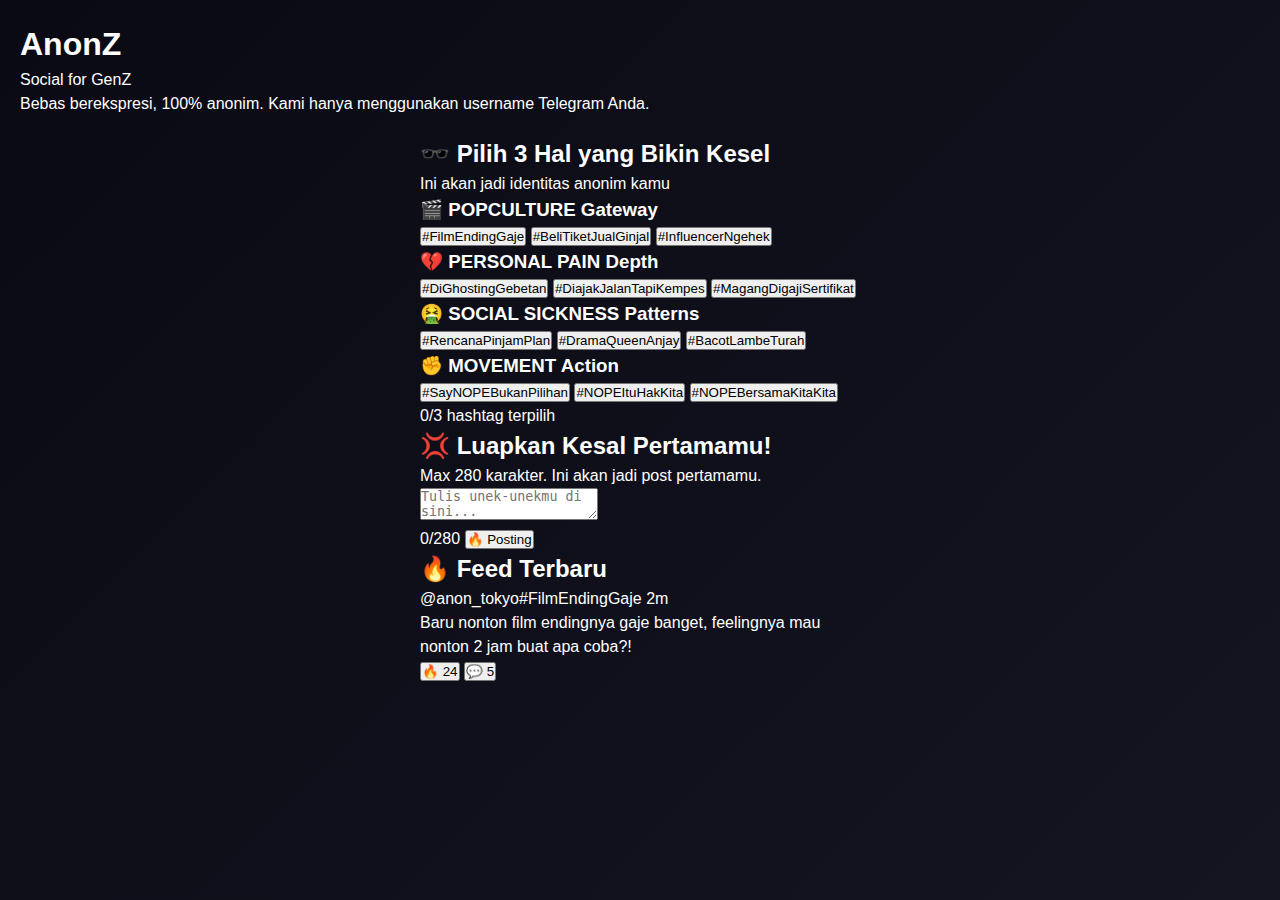
<file: Index.html>
<!DOCTYPE html>
<html lang="id">
<head>
    <meta charset="UTF-8">
    <meta name="viewport" content="width=device-width, initial-scale=1.0">
    <title>AnonZ - Social for GenZ</title>
    <link rel="stylesheet" href="style.css">
</head>
<body>
    <!-- Hero Section -->
    <section class="hero">
        <div class="hero-content">
            <h1 class="hero-title">AnonZ</h1>
            <p class="hero-subtitle">Social for GenZ</p>
            <p class="hero-description">Bebas berekspresi, 100% anonim. Kami hanya menggunakan username Telegram Anda.</p>
        </div>
    </section>

    <!-- Main Content -->
    <main class="container">
        <!-- Hashtag Selection Section -->
        <section class="card glass-card">
            <h2 class="section-title">🕶️ Pilih 3 Hal yang Bikin Kesel</h2>
            <p class="section-subtitle">Ini akan jadi identitas anonim kamu</p>
            
            <div class="hashtag-categories">
                <!-- POPCULTURE -->
                <div class="category">
                    <h3 class="category-title">🎬 POPCULTURE <span class="category-badge">Gateway</span></h3>
                    <div class="hashtag-list">
                        <button class="hashtag-btn" data-category="popculture">#FilmEndingGaje</button>
                        <button class="hashtag-btn" data-category="popculture">#BeliTiketJualGinjal</button>
                        <button class="hashtag-btn" data-category="popculture">#InfluencerNgehek</button>
                    </div>
                </div>

                <!-- PERSONAL PAIN -->
                <div class="category">
                    <h3 class="category-title">💔 PERSONAL PAIN <span class="category-badge">Depth</span></h3>
                    <div class="hashtag-list">
                        <button class="hashtag-btn" data-category="personal">#DiGhostingGebetan</button>
                        <button class="hashtag-btn" data-category="personal">#DiajakJalanTapiKempes</button>
                        <button class="hashtag-btn" data-category="personal">#MagangDigajiSertifikat</button>
                    </div>
                </div>

                <!-- SOCIAL SICKNESS -->
                <div class="category">
                    <h3 class="category-title">🤮 SOCIAL SICKNESS <span class="category-badge">Patterns</span></h3>
                    <div class="hashtag-list">
                        <button class="hashtag-btn" data-category="social">#RencanaPinjamPlan</button>
                        <button class="hashtag-btn" data-category="social">#DramaQueenAnjay</button>
                        <button class="hashtag-btn" data-category="social">#BacotLambeTurah</button>
                    </div>
                </div>

                <!-- MOVEMENT -->
                <div class="category">
                    <h3 class="category-title">✊ MOVEMENT <span class="category-badge">Action</span></h3>
                    <div class="hashtag-list">
                        <button class="hashtag-btn" data-category="movement">#SayNOPEBukanPilihan</button>
                        <button class="hashtag-btn" data-category="movement">#NOPEItuHakKita</button>
                        <button class="hashtag-btn" data-category="movement">#NOPEBersamaKitaKita</button>
                    </div>
                </div>
            </div>

            <div class="selection-counter">
                <span id="counter">0</span>/3 hashtag terpilih
            </div>
        </section>

        <!-- Post Section -->
        <section class="card glass-card">
            <h2 class="section-title">💢 Luapkan Kesal Pertamamu!</h2>
            <p class="section-subtitle">Max 280 karakter. Ini akan jadi post pertamamu.</p>
            
            <div class="post-container">
                <textarea 
                    class="post-input" 
                    placeholder="Tulis unek-unekmu di sini..." 
                    maxlength="280"
                    id="postInput"
                ></textarea>
                <div class="post-footer">
                    <span class="char-counter"><span id="charCount">0</span>/280</span>
                    <button class="btn-primary" id="postBtn">🔥 Posting</button>
                </div>
            </div>
        </section>

        <!-- Feed Section -->
        <section class="feed-section">
            <h2 class="section-title">🔥 Feed Terbaru</h2>
            <div class="feed-container" id="feedContainer">
                <!-- Sample posts -->
                <article class="post-card glass-card">
                    <div class="post-header">
                        <span class="post-anon-id">@anon_tokyo#FilmEndingGaje</span>
                        <span class="post-time">2m</span>
                    </div>
                    <p class="post-content">Baru nonton film endingnya gaje banget, feelingnya mau nonton 2 jam buat apa coba?!</p>
                    <div class="post-actions">
                        <button class="action-btn">🔥 <span>24</span></button>
                        <button class="action-btn">💬 <span>5</span></button>
                    </div>
                </article>
            </div>
        </section>
    </main>

    <script src="script.js"></script>
</body>
</html>
</file>
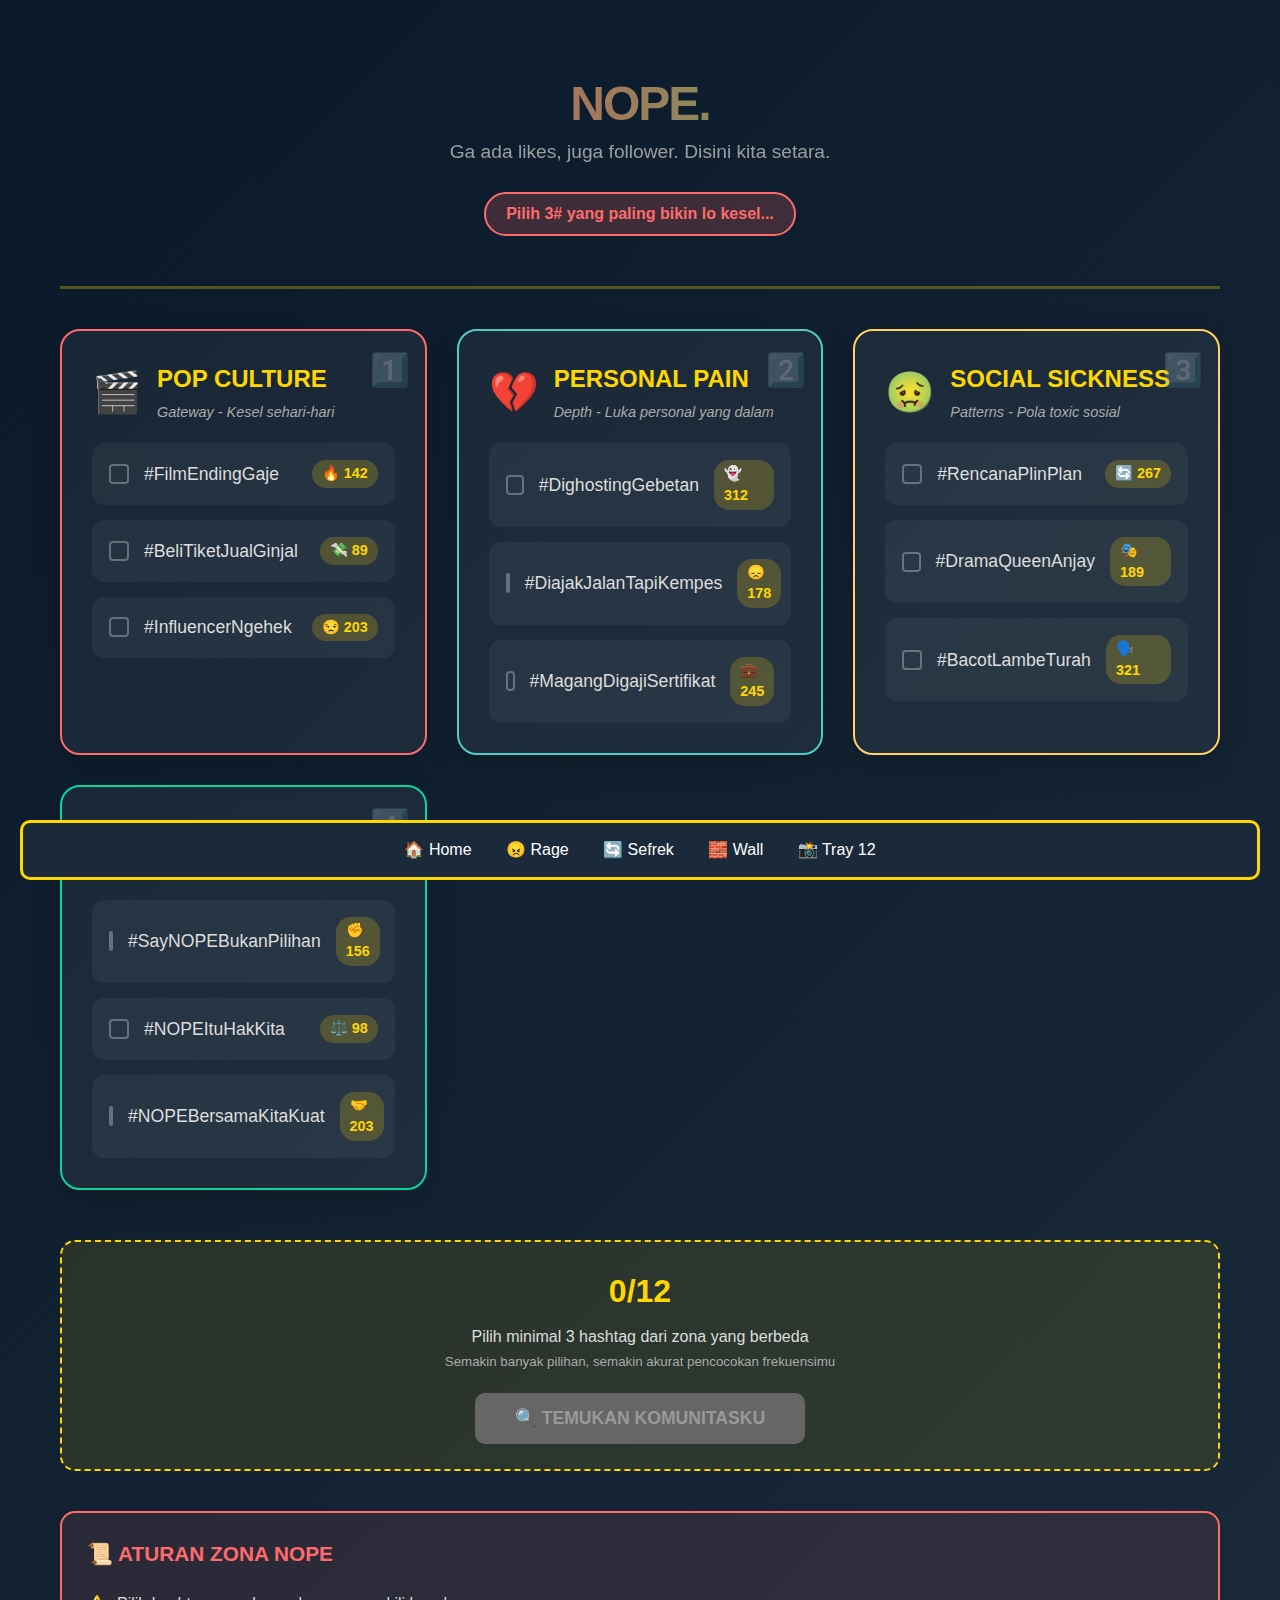
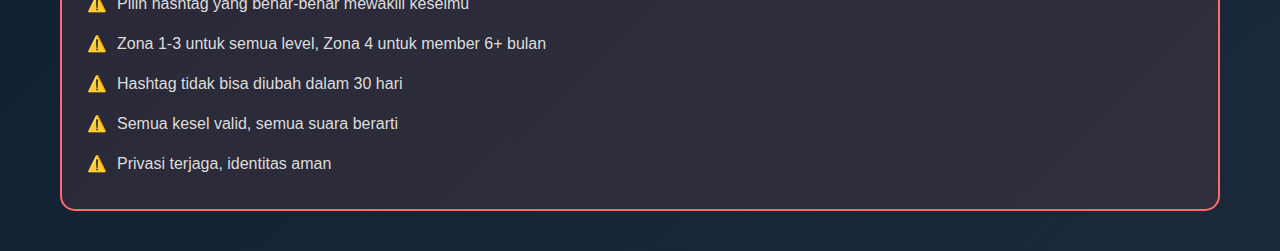
<file: index.html>
<!DOCTYPE html>
<html lang="id">
<head>
    <meta charset="UTF-8">
    <meta name="viewport" content="width=device-width, initial-scale=1.0">
    <title>NOPE.</title>
    <link rel="stylesheet" href="style.css">
    <style>
        * {
            margin: 0;
            padding: 0;
            box-sizing: border-box;
            font-family: 'Segoe UI', Tahoma, Geneva, Verdana, sans-serif;
        }
        
        body {
            background: linear-gradient(135deg, #0a1929 0%, #1a2a3a 100%);
            color: white;
            min-height: 100vh;
            padding: 20px;
        }
        
        .container {
            max-width: 1200px;
            margin: 0 auto;
        }
        
        .header {
            text-align: center;
            padding: 40px 20px;
            border-bottom: 3px solid rgba(255, 215, 0, 0.3);
            margin-bottom: 40px;
        }
        
        .logo {
            font-size: 3em;
            color: gold;
            margin-bottom: 10px;
        }
        
        .tagline {
            font-size: 1.2em;
            color: #aaa;
            margin-bottom: 15px;
        }
        
        .badge {
            display: inline-block;
            background: rgba(255, 107, 107, 0.2);
            color: #ff6b6b;
            padding: 8px 20px;
            border-radius: 50px;
            border: 2px solid #ff6b6b;
            font-weight: bold;
            margin: 10px 0;
        }
        
        .zones-container {
            display: grid;
            grid-template-columns: repeat(auto-fit, minmax(280px, 1fr));
            gap: 30px;
            margin-bottom: 50px;
        }
        
        .zone-card {
            background: rgba(255, 255, 255, 0.05);
            border-radius: 20px;
            padding: 30px;
            border: 2px solid;
            transition: all 0.3s;
            box-shadow: 0 10px 30px rgba(0,0,0,0.2);
            height: 100%;
            position: relative;
            overflow: hidden;
        }
        
        .zone-card:hover {
            transform: translateY(-5px);
            box-shadow: 0 15px 40px rgba(0,0,0,0.3);
        }
        
        .zone-number {
            position: absolute;
            top: 15px;
            right: 15px;
            font-size: 2em;
            opacity: 0.3;
        }
        
        .zone-header {
            display: flex;
            align-items: center;
            gap: 15px;
            margin-bottom: 20px;
        }
        
        .zone-icon {
            font-size: 2.5em;
        }
        
        .zone-title {
            font-size: 1.5em;
            color: gold;
            margin-bottom: 5px;
        }
        
        .zone-subtitle {
            color: #aaa;
            font-size: 0.9em;
            font-style: italic;
        }
        
        /* Zona 1 - POP CULTURE */
        .zone-1 {
            border-color: #FF6B6B;
        }
        .zone-1 .zone-icon { color: #FF6B6B; }
        
        /* Zona 2 - PERSONAL PAIN */
        .zone-2 {
            border-color: #4ECDC4;
        }
        .zone-2 .zone-icon { color: #4ECDC4; }
        
        /* Zona 3 - SOCIAL SICKNESS */
        .zone-3 {
            border-color: #FFD166;
        }
        .zone-3 .zone-icon { color: #FFD166; }
        
        /* Zona 4 - MOVEMENT */
        .zone-4 {
            border-color: #06D6A0;
        }
        .zone-4 .zone-icon { color: #06D6A0; }
        
        .hashtags-container {
            display: flex;
            flex-direction: column;
            gap: 15px;
        }
        
        .hashtag-item {
            background: rgba(255, 255, 255, 0.05);
            padding: 15px;
            border-radius: 12px;
            display: flex;
            align-items: center;
            gap: 15px;
            cursor: pointer;
            transition: all 0.3s;
            border: 2px solid transparent;
        }
        
        .hashtag-item:hover {
            background: rgba(255, 255, 255, 0.1);
            transform: translateX(5px);
        }
        
        .hashtag-item.selected {
            background: rgba(255, 215, 0, 0.1);
            border-color: gold;
        }
        
        .hashtag-checkbox {
            width: 20px;
            height: 20px;
            border: 2px solid rgba(255, 255, 255, 0.3);
            border-radius: 4px;
            display: flex;
            align-items: center;
            justify-content: center;
        }
        
        .hashtag-checkbox.selected::after {
            content: "✓";
            color: gold;
            font-weight: bold;
        }
        
        .hashtag-text {
            font-size: 1.1em;
            color: #ddd;
            flex-grow: 1;
        }
        
        .hashtag-count {
            background: rgba(255, 215, 0, 0.2);
            color: gold;
            padding: 3px 10px;
            border-radius: 15px;
            font-size: 0.9em;
            font-weight: bold;
        }
        
        .selection-info {
            text-align: center;
            margin: 40px 0;
            padding: 25px;
            background: rgba(255, 215, 0, 0.1);
            border-radius: 15px;
            border: 2px dashed gold;
        }
        
        .selected-count {
            font-size: 2em;
            color: gold;
            font-weight: bold;
            margin-bottom: 10px;
        }
        
        .selection-message {
            color: #ddd;
            margin-bottom: 20px;
        }
        
        .confirm-btn {
            padding: 15px 40px;
            background: gold;
            color: #1a2a3a;
            border: none;
            border-radius: 10px;
            font-weight: bold;
            font-size: 1.1em;
            cursor: pointer;
            transition: transform 0.2s;
        }
        
        .confirm-btn:hover {
            transform: scale(1.05);
        }
        
        .confirm-btn:disabled {
            background: #666;
            color: #999;
            cursor: not-allowed;
            transform: none;
        }
        
        .community-preview {
            background: rgba(0, 0, 0, 0.3);
            border-radius: 20px;
            padding: 30px;
            margin-top: 40px;
            border: 2px solid rgba(255, 215, 0, 0.3);
            display: none;
        }
        
        .preview-title {
            color: gold;
            font-size: 1.5em;
            margin-bottom: 20px;
            text-align: center;
        }
        
        .preview-grid {
            display: grid;
            grid-template-columns: repeat(auto-fill, minmax(250px, 1fr));
            gap: 20px;
        }
        
        .preview-user {
            background: rgba(255, 255, 255, 0.05);
            border-radius: 15px;
            padding: 20px;
            text-align: center;
            transition: all 0.3s;
        }
        
        .preview-user:hover {
            background: rgba(255, 215, 0, 0.1);
            transform: translateY(-5px);
        }
        
        .user-avatar {
            width: 60px;
            height: 60px;
            border-radius: 50%;
            background: linear-gradient(135deg, gold, #ffd700);
            margin: 0 auto 15px;
            display: flex;
            align-items: center;
            justify-content: center;
            font-size: 1.5em;
            color: #1a2a3a;
        }
        
        .user-name {
            color: gold;
            font-weight: bold;
            margin-bottom: 10px;
        }
        
        .user-match {
            background: rgba(255, 215, 0, 0.2);
            color: gold;
            padding: 3px 10px;
            border-radius: 15px;
            font-size: 0.9em;
            display: inline-block;
            margin-bottom: 10px;
        }
        
        .user-tags {
            display: flex;
            flex-wrap: wrap;
            gap: 5px;
            justify-content: center;
            margin-top: 10px;
        }
        
        .user-tag {
            background: rgba(255, 255, 255, 0.1);
            padding: 2px 8px;
            border-radius: 10px;
            font-size: 0.8em;
            color: #ccc;
        }
        
        .rules-section {
            background: rgba(255, 107, 107, 0.1);
            border-radius: 15px;
            padding: 25px;
            margin-top: 40px;
            border: 2px solid #ff6b6b;
        }
        
        .rules-title {
            color: #ff6b6b;
            font-size: 1.3em;
            margin-bottom: 15px;
        }
        
        .rules-list {
            list-style: none;
            padding-left: 0;
        }
        
        .rules-list li {
            padding: 8px 0;
            color: #ddd;
            display: flex;
            align-items: center;
            gap: 10px;
        }
        
        .rules-list li::before {
            content: "⚠️";
        }
        
        @media (max-width: 768px) {
            .zones-container {
                grid-template-columns: 1fr;
            }
            
            .preview-grid {
                grid-template-columns: 1fr;
            }
        }
    </style>
</head>
<body>
    <div class="container">
        <!-- Header -->
        <div class="header">
            <div class="logo">NOPE.</div>
            <p class="tagline">Ga ada likes, juga follower. Disini kita setara.</p>
            <div class="badge">Pilih 3# yang paling bikin lo kesel...</div>
        </div>
        
        <!-- Zona dan Hashtag -->
        <div class="zones-container">
            <!-- Zona 1: POP CULTURE -->
            <div class="zone-card zone-1">
                <div class="zone-number">1️⃣</div>
                <div class="zone-header">
                    <div class="zone-icon">🎬</div>
                    <div>
                        <h2 class="zone-title">POP CULTURE</h2>
                        <div class="zone-subtitle">Gateway - Kesel sehari-hari</div>
                    </div>
                </div>
                <div class="hashtags-container">
                    <div class="hashtag-item" data-zone="1" data-tag="FilmEndingGaje">
                        <div class="hashtag-checkbox"></div>
                        <div class="hashtag-text">#FilmEndingGaje</div>
                        <div class="hashtag-count">🔥 142</div>
                    </div>
                    <div class="hashtag-item" data-zone="1" data-tag="BeliTiketJualGinjal">
                        <div class="hashtag-checkbox"></div>
                        <div class="hashtag-text">#BeliTiketJualGinjal</div>
                        <div class="hashtag-count">💸 89</div>
                    </div>
                    <div class="hashtag-item" data-zone="1" data-tag="InfluencerNgehek">
                        <div class="hashtag-checkbox"></div>
                        <div class="hashtag-text">#InfluencerNgehek</div>
                        <div class="hashtag-count">😒 203</div>
                    </div>
                </div>
            </div>
            
            <!-- Zona 2: PERSONAL PAIN -->
            <div class="zone-card zone-2">
                <div class="zone-number">2️⃣</div>
                <div class="zone-header">
                    <div class="zone-icon">💔</div>
                    <div>
                        <h2 class="zone-title">PERSONAL PAIN</h2>
                        <div class="zone-subtitle">Depth - Luka personal yang dalam</div>
                    </div>
                </div>
                <div class="hashtags-container">
                    <div class="hashtag-item" data-zone="2" data-tag="DighostingGebetan">
                        <div class="hashtag-checkbox"></div>
                        <div class="hashtag-text">#DighostingGebetan</div>
                        <div class="hashtag-count">👻 312</div>
                    </div>
                    <div class="hashtag-item" data-zone="2" data-tag="DiajakJalanTapiKempes">
                        <div class="hashtag-checkbox"></div>
                        <div class="hashtag-text">#DiajakJalanTapiKempes</div>
                        <div class="hashtag-count">😞 178</div>
                    </div>
                    <div class="hashtag-item" data-zone="2" data-tag="MagangDigajiSertifikat">
                        <div class="hashtag-checkbox"></div>
                        <div class="hashtag-text">#MagangDigajiSertifikat</div>
                        <div class="hashtag-count">💼 245</div>
                    </div>
                </div>
            </div>
            
            <!-- Zona 3: SOCIAL SICKNESS -->
            <div class="zone-card zone-3">
                <div class="zone-number">3️⃣</div>
                <div class="zone-header">
                    <div class="zone-icon">🤢</div>
                    <div>
                        <h2 class="zone-title">SOCIAL SICKNESS</h2>
                        <div class="zone-subtitle">Patterns - Pola toxic sosial</div>
                    </div>
                </div>
                <div class="hashtags-container">
                    <div class="hashtag-item" data-zone="3" data-tag="RencanaPlinPlan">
                        <div class="hashtag-checkbox"></div>
                        <div class="hashtag-text">#RencanaPlinPlan</div>
                        <div class="hashtag-count">🔄 267</div>
                    </div>
                    <div class="hashtag-item" data-zone="3" data-tag="DramaQueenAnjay">
                        <div class="hashtag-checkbox"></div>
                        <div class="hashtag-text">#DramaQueenAnjay</div>
                        <div class="hashtag-count">🎭 189</div>
                    </div>
                    <div class="hashtag-item" data-zone="3" data-tag="BacotLambeTurah">
                        <div class="hashtag-checkbox"></div>
                        <div class="hashtag-text">#BacotLambeTurah</div>
                        <div class="hashtag-count">🗣️ 321</div>
                    </div>
                </div>
            </div>
            
            <!-- Zona 4: MOVEMENT -->
            <div class="zone-card zone-4">
                <div class="zone-number">4️⃣</div>
                <div class="zone-header">
                    <div class="zone-icon">🚀</div>
                    <div>
                        <h2 class="zone-title">MOVEMENT</h2>
                        <div class="zone-subtitle">Action - Bulan 6+ (Advanced)</div>
                    </div>
                </div>
                <div class="hashtags-container">
                    <div class="hashtag-item" data-zone="4" data-tag="SayNOPEBukanPilihan">
                        <div class="hashtag-checkbox"></div>
                        <div class="hashtag-text">#SayNOPEBukanPilihan</div>
                        <div class="hashtag-count">✊ 156</div>
                    </div>
                    <div class="hashtag-item" data-zone="4" data-tag="NOPEItuHakKita">
                        <div class="hashtag-checkbox"></div>
                        <div class="hashtag-text">#NOPEItuHakKita</div>
                        <div class="hashtag-count">⚖️ 98</div>
                    </div>
                    <div class="hashtag-item" data-zone="4" data-tag="NOPEBersamaKitaKuat">
                        <div class="hashtag-checkbox"></div>
                        <div class="hashtag-text">#NOPEBersamaKitaKuat</div>
                        <div class="hashtag-count">🤝 203</div>
                    </div>
                </div>
            </div>
        </div>
        
        <!-- Selection Info -->
        <div class="selection-info">
            <div class="selected-count" id="selectedCount">0/12</div>
            <div class="selection-message">
                Pilih minimal 3 hashtag dari zona yang berbeda<br>
                <small style="color: #aaa;">Semakin banyak pilihan, semakin akurat pencocokan frekuensimu</small>
            </div>
            <button class="confirm-btn" id="confirmBtn" onclick="confirmSelection()" disabled>
                🔍 TEMUKAN KOMUNITASKU
            </button>
        </div>
        
        <!-- Community Preview -->
        <div class="community-preview" id="communityPreview">
            <h3 class="preview-title">👥 Komunitas Yang Satu Frekuensi Denganmu</h3>
            <div class="preview-grid" id="previewGrid">
                <!-- Preview akan muncul di sini -->
            </div>
        </div>
        
        <!-- Rules Section -->
        <div class="rules-section">
            <h3 class="rules-title">📜 ATURAN ZONA NOPE</h3>
            <ul class="rules-list">
                <li>Pilih hashtag yang benar-benar mewakili keselmu</li>
                <li>Zona 1-3 untuk semua level, Zona 4 untuk member 6+ bulan</li>
                <li>Hashtag tidak bisa diubah dalam 30 hari</li>
                <li>Semua kesel valid, semua suara berarti</li>
                <li>Privasi terjaga, identitas aman</li>
            </ul>
        </div>
    </div>
    
    <!-- ==== NAVIGASI BAJAK LAUT ==== -->
    <div style="position: fixed; bottom: 20px; left: 20px; right: 20px; background: #1a2a3a; border: 3px solid gold; padding: 15px; border-radius: 10px; text-align: center; z-index: 1000;">
        <a href="index.html" style="color: white; margin: 0 15px; text-decoration: none;">🏠 Home</a>
        <a href="rage.html" style="color: white; margin: 0 15px; text-decoration: none;">😠 Rage</a>
        <a href="profile.html" style="color: white; margin: 0 15px; text-decoration: none;">🔄 Sefrek</a>
        <a href="wall.html" style="color: white; margin: 0 15px; text-decoration: none;">🧱 Wall</a>
        <a href="tray.html" style="color: white; margin: 0 15px; text-decoration: none;">📸 Tray 12</a>
    </div>

    <script>
        // State
        let selectedHashtags = [];
        const maxSelections = 12;
        
        // Sample community data
        const communityMembers = [
            { name: "@GhostedGang", match: "95%", tags: ["#DighostingGebetan", "#DiajakJalanTapiKempes"], emoji: "👻" },
            { name: "@FilmCriticAnon", match: "92%", tags: ["#FilmEndingGaje", "#InfluencerNgehek"], emoji: "🎬" },
            { name: "@MagangMenderita", match: "89%", tags: ["#MagangDigajiSertifikat", "#RencanaPlinPlan"], emoji: "💼" },
            { name: "@DramaWarden", match: "87%", tags: ["#DramaQueenAnjay", "#BacotLambeTurah"], emoji: "🎭" },
            { name: "@NOPE_Warrior", match: "85%", tags: ["#SayNOPEBukanPilihan", "#NOPEItuHakKita"], emoji: "✊" },
            { name: "@TiketHabis", match: "82%", tags: ["#BeliTiketJualGinjal", "#RencanaPlinPlan"], emoji: "💸" },
            { name: "@PlanChanger", match: "79%", tags: ["#RencanaPlinPlan", "#DighostingGebetan"], emoji: "🔄" },
            { name: "@InfluencerHater", match: "76%", tags: ["#InfluencerNgehek", "#BacotLambeTurah"], emoji: "😒" }
        ];
        
        // Initialize
        document.addEventListener('DOMContentLoaded', function() {
            // Load previously selected hashtags
            const savedTags = localStorage.getItem('nopeHashtags');
            if (savedTags) {
                selectedHashtags = JSON.parse(savedTags);
                updateSelectionUI();
                
                // If already selected, show community preview
                if (selectedHashtags.length >= 3) {
                    showCommunityPreview();
                }
            }
            
            // Add click handlers to hashtag items
            document.querySelectorAll('.hashtag-item').forEach(item => {
                item.addEventListener('click', function() {
                    const zone = this.getAttribute('data-zone');
                    const tag = this.getAttribute('data-tag');
                    toggleHashtagSelection(zone, tag, this);
                });
            });
        });
        
        // Toggle hashtag selection
        function toggleHashtagSelection(zone, tag, element) {
            const index = selectedHashtags.findIndex(item => item.tag === tag);
            const checkbox = element.querySelector('.hashtag-checkbox');
            
            if (index === -1) {
                // Check if max selections reached
                if (selectedHashtags.length >= maxSelections) {
                    showNotification(`Maksimal ${maxSelections} hashtag!`);
                    return;
                }
                
                // Add selection
                selectedHashtags.push({ zone, tag });
                element.classList.add('selected');
                checkbox.classList.add('selected');
            } else {
                // Remove selection
                selectedHashtags.splice(index, 1);
                element.classList.remove('selected');
                checkbox.classList.remove('selected');
            }
            
            updateSelectionUI();
        }
        
        // Update selection UI
        function updateSelectionUI() {
            // Update count
            document.getElementById('selectedCount').textContent = 
                `${selectedHashtags.length}/${maxSelections}`;
            
            // Enable/disable confirm button
            const confirmBtn = document.getElementById('confirmBtn');
            if (selectedHashtags.length >= 3) {
                confirmBtn.disabled = false;
            } else {
                confirmBtn.disabled = true;
            }
            
            // Check zone distribution
            const zones = new Set(selectedHashtags.map(item => item.zone));
            if (zones.size >= 2 && selectedHashtags.length >= 3) {
                confirmBtn.innerHTML = `🔍 TEMUKAN KOMUNITASKU (${zones.size}/4 Zona)`;
            }
        }
        
        // Confirm selection
        function confirmSelection() {
            if (selectedHashtags.length < 3) {
                showNotification('Pilih minimal 3 hashtag!', 'error');
                return;
            }
            
            // Save to localStorage
            localStorage.setItem('nopeHashtags', JSON.stringify(selectedHashtags));
            
            // Show community preview
            showCommunityPreview();
            
            // Show success message
            showNotification('✅ Hashtag berhasil disimpan! Mencari komunitas sefrekuensi...');
            
            // Scroll to preview
            document.getElementById('communityPreview').scrollIntoView({ 
                behavior: 'smooth' 
            });
        }
        
        // Show community preview
        function showCommunityPreview() {
            const preview = document.getElementById('communityPreview');
            const grid = document.getElementById('previewGrid');
            
            // Clear previous preview
            grid.innerHTML = '';
            
            // Filter and sort community members by match score
            const selectedTags = selectedHashtags.map(item => item.tag);
            
            const matchedMembers = communityMembers
                .map(member => {
                    // Calculate match score based on shared hashtags
                    const sharedTags = member.tags.filter(tag => 
                        selectedTags.includes(tag)
                    ).length;
                    
                    // Calculate match percentage (base + shared tags bonus)
                    const baseMatch = parseInt(member.match);
                    const bonus = sharedTags * 15;
                    const finalMatch = Math.min(baseMatch + bonus, 99);
                    
                    return {
                        ...member,
                        finalMatch,
                        sharedTags
                    };
                })
                .filter(member => member.sharedTags > 0) // Only show if there's at least 1 match
                .sort((a, b) => b.finalMatch - a.finalMatch) // Sort by highest match
                .slice(0, 4); // Show top 4 matches
            
            if (matchedMembers.length === 0) {
                grid.innerHTML = `
                    <div style="text-align: center; padding: 40px; color: #888; font-style: italic;">
                        <div style="font-size: 3em; margin-bottom: 15px;">🤔</div>
                        <div>Belum ada yang sefrekuensi nih. Coba hashtag lain!</div>
                    </div>
                `;
            } else {
                matchedMembers.forEach(member => {
                    const memberCard = document.createElement('div');
                    memberCard.className = 'preview-user';
                    memberCard.innerHTML = `
                        <div class="user-avatar">${member.emoji}</div>
                        <div class="user-name">${member.name}</div>
                        <div class="user-match">${member.finalMatch}% Match</div>
                        <div class="user-tags">
                            ${member.tags.map(tag => `<span class="user-tag">${tag}</span>`).join('')}
                        </div>
                    `;
                    grid.appendChild(memberCard);
                });
            }
            
            // Show preview section
            preview.style.display = 'block';
        }
        
        // Show notification
        function showNotification(message, type = 'success') {
            const notification = document.createElement('div');
            notification.style.cssText = `
                position: fixed;
                top: 20px;
                right: 20px;
                background: ${type === 'error' ? '#ff6b6b' : 'gold'};
                color: ${type === 'error' ? 'white' : '#1a2a3a'};
                padding: 15px 25px;
                border-radius: 10px;
                z-index: 10000;
                animation: slideIn 0.3s;
                font-weight: bold;
                box-shadow: 0 5px 15px rgba(0,0,0,0.2);
            `;
            notification.textContent = message;
            document.body.appendChild(notification);
            
            // Add animation styles if not already present
            if (!document.querySelector('#notification-styles')) {
                const style = document.createElement('style');
                style.id = 'notification-styles';
                style.textContent = `
                    @keyframes slideIn {
                        from { transform: translateX(100%); opacity: 0; }
                        to { transform: translateX(0); opacity: 1; }
                    }
                    @keyframes slideOut {
                        from { transform: translateX(0); opacity: 1; }
                        to { transform: translateX(100%); opacity: 0; }
                    }
                `;
                document.head.appendChild(style);
            }
            
            // Remove after 3 seconds
            setTimeout(() => {
                notification.style.animation = 'slideOut 0.3s';
                setTimeout(() => notification.remove(), 300);
            }, 3000);
        }
        
        // Reset selection
        function resetSelection() {
            if (confirm('Yakin mau reset pilihan hashtag?')) {
                selectedHashtags = [];
                localStorage.removeItem('nopeHashtags');
                
                // Reset UI
                document.querySelectorAll('.hashtag-item').forEach(item => {
                    item.classList.remove('selected');
                    item.querySelector('.hashtag-checkbox').classList.remove('selected');
                });
                
                updateSelectionUI();
                document.getElementById('communityPreview').style.display = 'none';
                
                showNotification('Pilihan hashtag telah direset');
            }
        }
    </script>
</body>
</html>
</file>
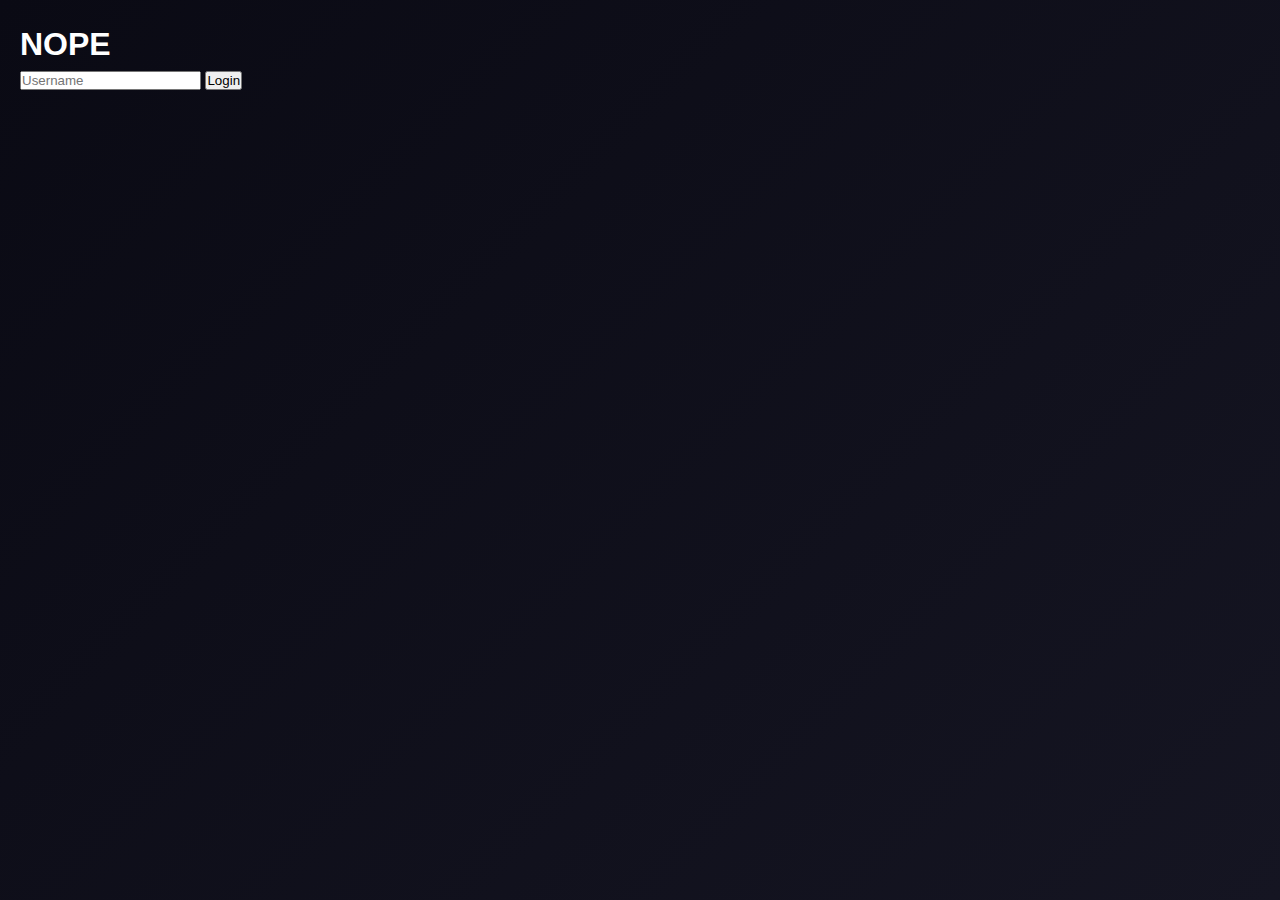
<file: login.html>
<!DOCTYPE html>
<html>
<head>
    <meta charset="UTF-8">
    <meta name="viewport" content="width=device-width, initial-scale=1.0">
    <title>Login - NOPE</title>
    
    <!-- INI YANG PERLU DITAMBAHKAN: -->
    <link rel="stylesheet" href="style.css">
    
</head>
<body>
    <div class="login-container">
        <div class="login-card">
            <div class="brand-logo">
                <h1>NOPE</h1>
            </div>
            <form id="loginForm">
                <input type="text" id="username" placeholder="Username" required>
                <button type="submit">Login</button>
            </form>
        </div>
    </div>

    <script>
        document.getElementById('loginForm').addEventListener('submit', function(e) {
            e.preventDefault();
            const anonUsername = document.getElementById('username').value;
            
            // Save data
            localStorage.setItem('nope_anon_username', anonUsername);
            localStorage.setItem('nope_logged_in', 'true');
            
            console.log('Login successful, redirecting...');
            
            // Redirect ke home
            setTimeout(() => {
                window.location.href = 'home.html';
            }, 500);
        });
    </script>
</body>
</html>
</file>
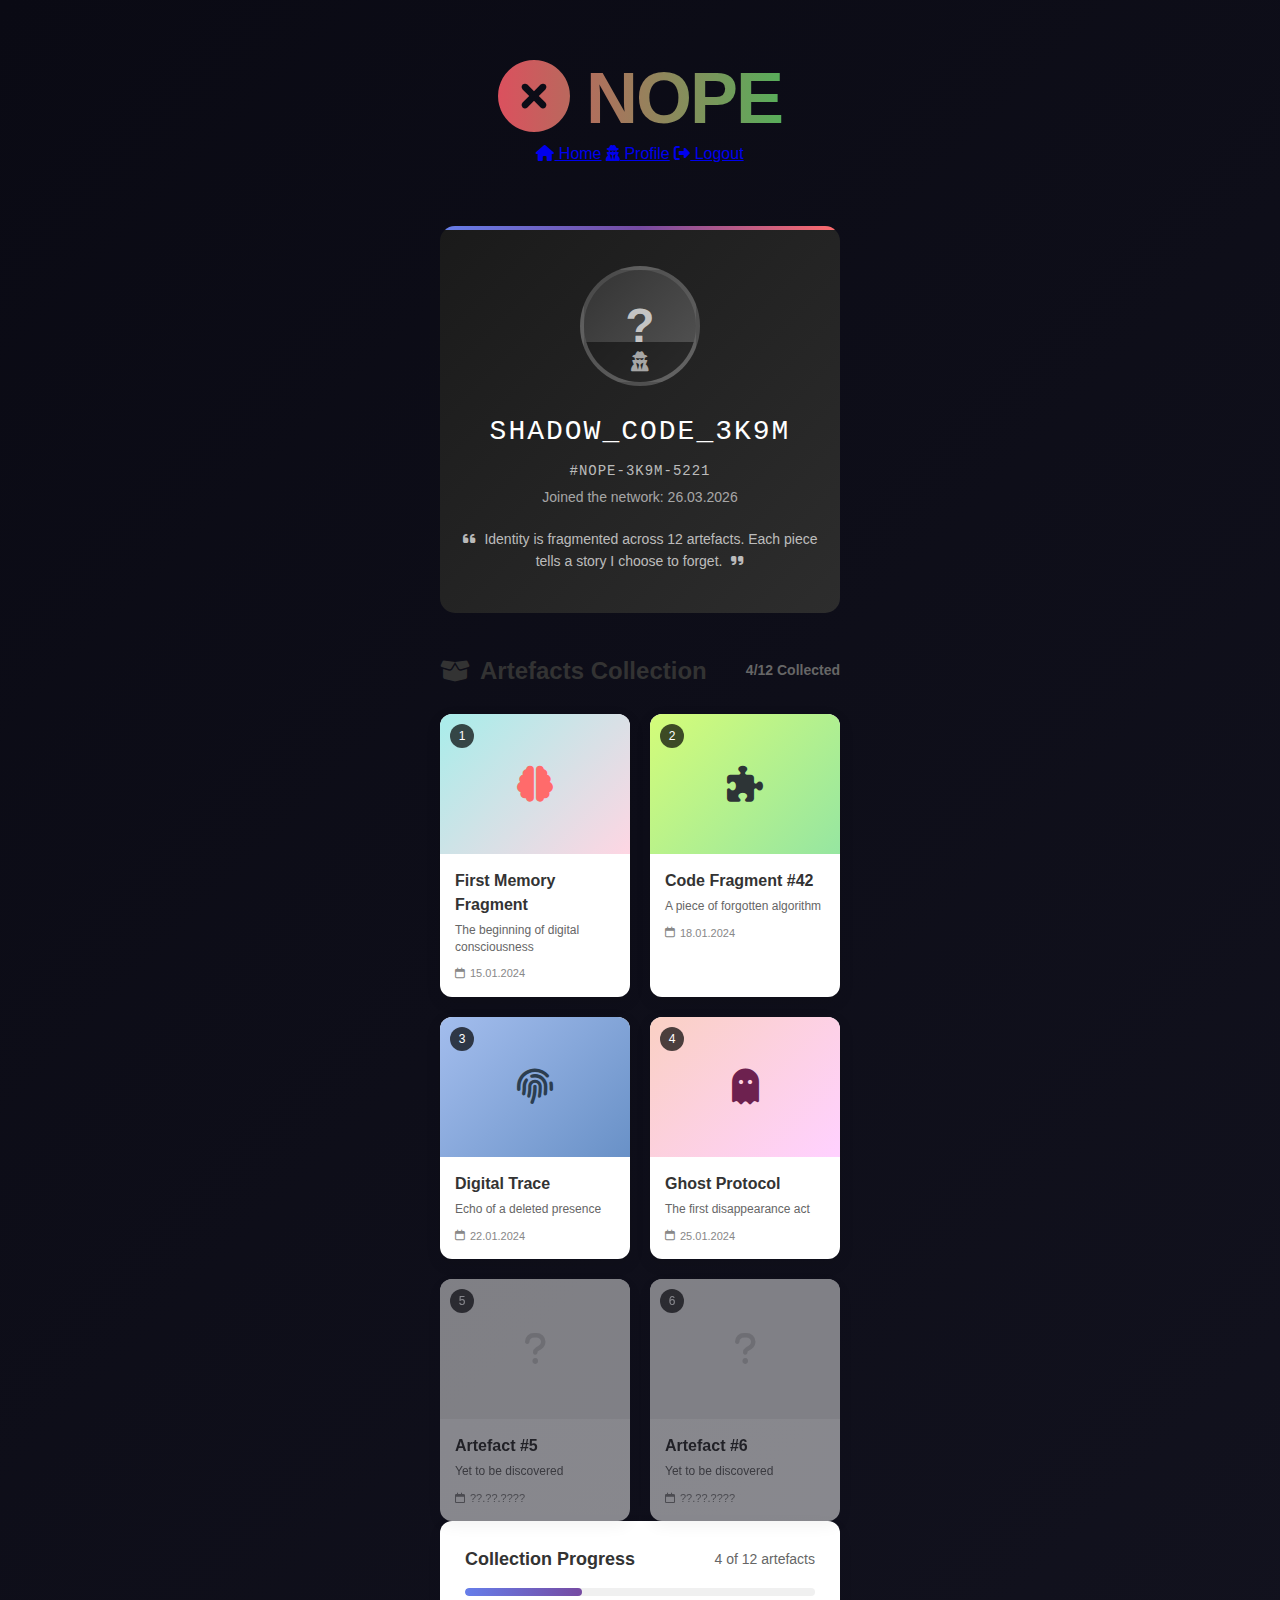
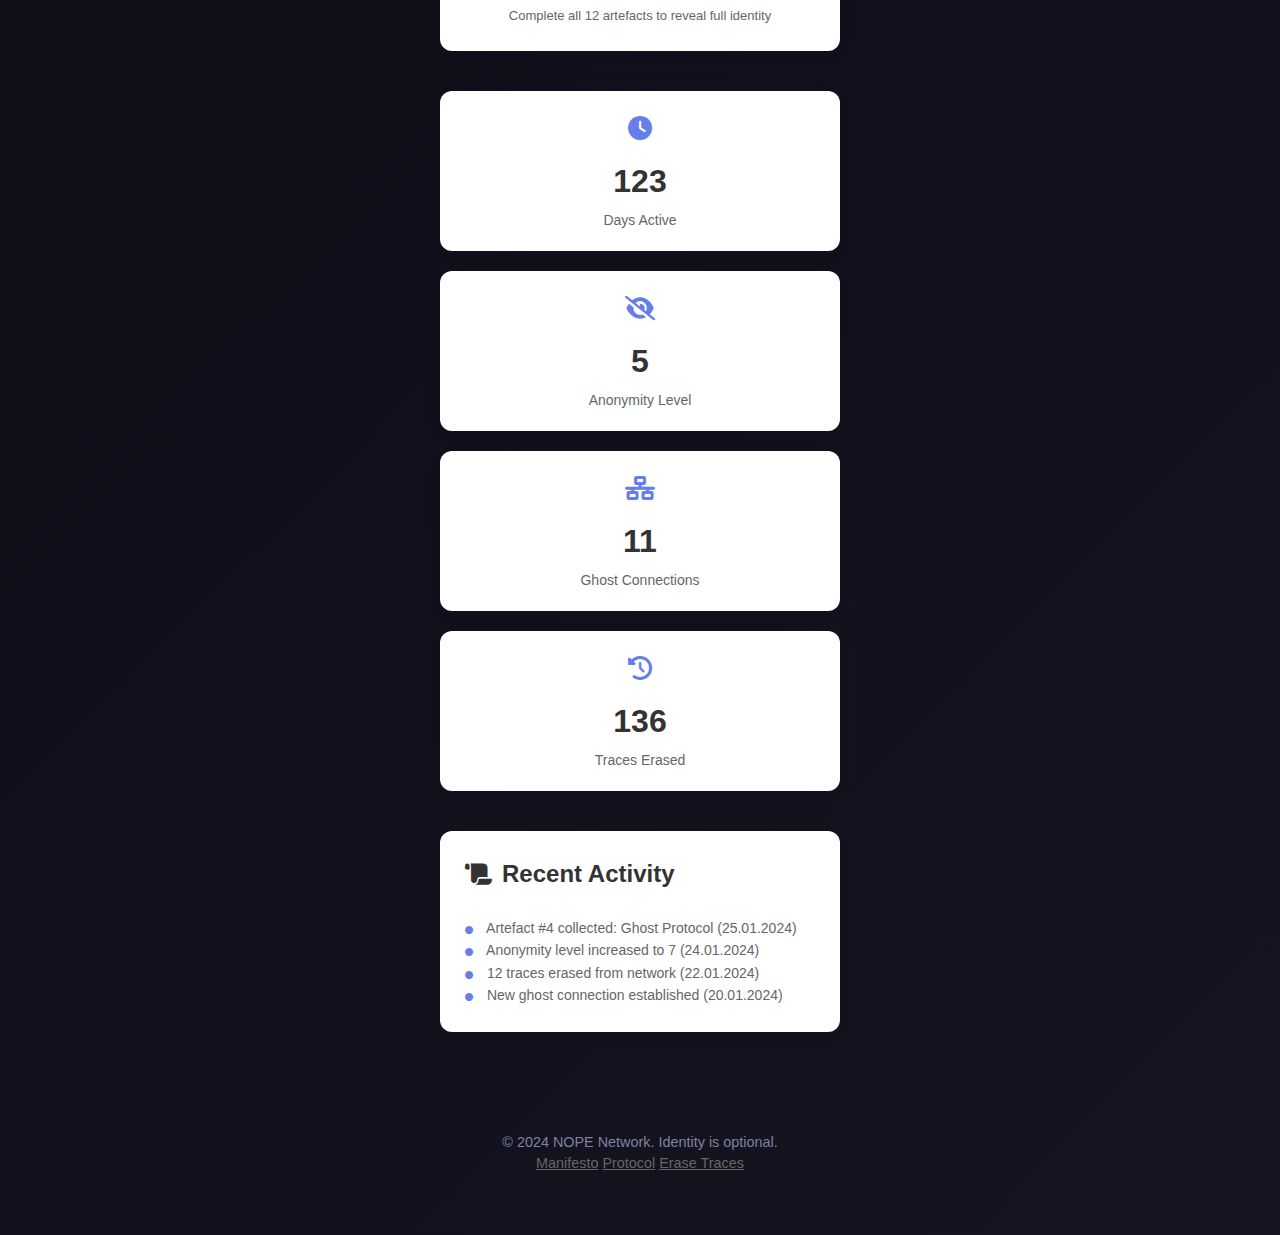
<file: profile.html>
<!DOCTYPE html>
<html lang="id">
<head>
    <meta charset="UTF-8">
    <meta name="viewport" content="width=device-width, initial-scale=1.0">
    <title>Profile - NOPE</title>
    <link rel="stylesheet" href="style.css">
    <link rel="stylesheet" href="https://cdnjs.cloudflare.com/ajax/libs/font-awesome/6.4.0/css/all.min.css">
    <style>
        /* Profile Container */
        .profile-container {
            max-width: 1200px;
            margin: 0 auto;
            padding: 20px;
        }
        
        /* Profile Header - Anonim Style */
        .profile-header {
            text-align: center;
            padding: 40px 20px;
            background: linear-gradient(135deg, #1a1a1a 0%, #2d2d2d 100%);
            color: white;
            border-radius: 15px;
            margin-bottom: 40px;
            position: relative;
            overflow: hidden;
        }
        
        .profile-header::before {
            content: '';
            position: absolute;
            top: 0;
            left: 0;
            right: 0;
            height: 4px;
            background: linear-gradient(90deg, #667eea, #764ba2, #ff6b6b);
        }
        
        .anon-avatar {
            width: 120px;
            height: 120px;
            margin: 0 auto 25px;
            border-radius: 50%;
            background: linear-gradient(135deg, #333 0%, #555 100%);
            display: flex;
            align-items: center;
            justify-content: center;
            border: 4px solid rgba(255,255,255,0.1);
            position: relative;
            overflow: hidden;
        }
        
        .anon-avatar::after {
            content: '?';
            font-size: 48px;
            font-weight: bold;
            color: rgba(255,255,255,0.7);
        }
        
        .anon-mask {
            position: absolute;
            width: 100%;
            height: 40px;
            background: rgba(0,0,0,0.5);
            bottom: 0;
            left: 0;
            display: flex;
            align-items: center;
            justify-content: center;
        }
        
        .anon-mask i {
            color: rgba(255,255,255,0.6);
            font-size: 20px;
        }
        
        .profile-identity {
            margin-bottom: 20px;
        }
        
        .anon-name {
            font-size: 28px;
            font-weight: 300;
            letter-spacing: 2px;
            margin-bottom: 8px;
            font-family: 'Courier New', monospace;
        }
        
        .anon-code {
            font-size: 14px;
            color: rgba(255,255,255,0.7);
            font-family: 'Courier New', monospace;
            letter-spacing: 1px;
            margin-bottom: 5px;
        }
        
        .join-date {
            font-size: 14px;
            color: rgba(255,255,255,0.6);
            margin-bottom: 20px;
        }
        
        /* Artefacts Grid - 12 Tray Photos */
        .artefacts-section {
            margin-bottom: 40px;
        }
        
        .section-title {
            font-size: 24px;
            margin-bottom: 25px;
            color: #333;
            display: flex;
            align-items: center;
            gap: 10px;
        }
        
        .artefacts-grid {
            display: grid;
            grid-template-columns: repeat(auto-fill, minmax(180px, 1fr));
            gap: 20px;
        }
        
        .artefact-card {
            background: white;
            border-radius: 12px;
            overflow: hidden;
            box-shadow: 0 5px 15px rgba(0,0,0,0.1);
            transition: transform 0.3s, box-shadow 0.3s;
            cursor: pointer;
            position: relative;
        }
        
        .artefact-card:hover {
            transform: translateY(-5px);
            box-shadow: 0 10px 25px rgba(0,0,0,0.15);
        }
        
        .artefact-img {
            width: 100%;
            height: 140px;
            background: linear-gradient(135deg, #f5f7fa 0%, #c3cfe2 100%);
            display: flex;
            align-items: center;
            justify-content: center;
            color: #667eea;
            font-size: 36px;
            position: relative;
        }
        
        .artefact-number {
            position: absolute;
            top: 10px;
            left: 10px;
            background: rgba(0,0,0,0.7);
            color: white;
            width: 24px;
            height: 24px;
            border-radius: 50%;
            display: flex;
            align-items: center;
            justify-content: center;
            font-size: 12px;
        }
        
        .artefact-content {
            padding: 15px;
        }
        
        .artefact-title {
            font-size: 16px;
            font-weight: 600;
            margin-bottom: 5px;
            color: #333;
        }
        
        .artefact-desc {
            font-size: 12px;
            color: #666;
            margin-bottom: 10px;
            line-height: 1.4;
        }
        
        .artefact-date {
            font-size: 11px;
            color: #888;
            display: flex;
            align-items: center;
            gap: 5px;
        }
        
        /* Artefact Types */
        .artefact-card.memory .artefact-img {
            background: linear-gradient(135deg, #a8edea 0%, #fed6e3 100%);
            color: #ff6b6b;
        }
        
        .artefact-card.fragment .artefact-img {
            background: linear-gradient(135deg, #d4fc79 0%, #96e6a1 100%);
            color: #2d3436;
        }
        
        .artefact-card.trace .artefact-img {
            background: linear-gradient(135deg, #a3bded 0%, #6991c7 100%);
            color: #2c3e50;
        }
        
        .artefact-card.ghost .artefact-img {
            background: linear-gradient(135deg, #fad0c4 0%, #fad0c4 1%, #ffd1ff 100%);
            color: #6d214f;
        }
        
        /* Progress Bar */
        .profile-progress {
            background: white;
            border-radius: 12px;
            padding: 25px;
            margin-bottom: 30px;
            box-shadow: 0 5px 15px rgba(0,0,0,0.05);
        }
        
        .progress-header {
            display: flex;
            justify-content: space-between;
            align-items: center;
            margin-bottom: 15px;
        }
        
        .progress-title {
            font-size: 18px;
            font-weight: 600;
            color: #333;
        }
        
        .progress-count {
            font-size: 14px;
            color: #666;
        }
        
        .progress-bar-container {
            height: 8px;
            background: #f0f0f0;
            border-radius: 4px;
            overflow: hidden;
            margin-bottom: 10px;
        }
        
        .progress-bar {
            height: 100%;
            background: linear-gradient(90deg, #667eea, #764ba2);
            border-radius: 4px;
            transition: width 0.5s ease;
            width: 33%; /* 4/12 artefacts collected */
        }
        
        .progress-text {
            text-align: center;
            font-size: 13px;
            color: #666;
        }
        
        /* Stats */
        .profile-stats {
            display: grid;
            grid-template-columns: repeat(auto-fit, minmax(200px, 1fr));
            gap: 20px;
            margin-bottom: 40px;
        }
        
        .stat-card {
            background: white;
            border-radius: 12px;
            padding: 20px;
            text-align: center;
            box-shadow: 0 5px 15px rgba(0,0,0,0.05);
        }
        
        .stat-icon {
            font-size: 24px;
            margin-bottom: 10px;
            color: #667eea;
        }
        
        .stat-number {
            font-size: 32px;
            font-weight: 700;
            margin-bottom: 5px;
            color: #333;
        }
        
        .stat-label {
            font-size: 14px;
            color: #666;
        }
        
        /* Empty Artefact State */
        .empty-artefacts {
            text-align: center;
            padding: 60px 20px;
            background: white;
            border-radius: 12px;
            box-shadow: 0 5px 15px rgba(0,0,0,0.05);
        }
        
        .empty-icon {
            font-size: 64px;
            color: #ddd;
            margin-bottom: 20px;
        }
        
        /* Modal for Artefact View */
        .modal {
            display: none;
            position: fixed;
            top: 0;
            left: 0;
            width: 100%;
            height: 100%;
            background: rgba(0,0,0,0.8);
            z-index: 1000;
            align-items: center;
            justify-content: center;
        }
        
        .modal-content {
            background: white;
            border-radius: 15px;
            max-width: 500px;
            width: 90%;
            max-height: 80vh;
            overflow-y: auto;
            animation: modalFadeIn 0.3s;
        }
        
        @keyframes modalFadeIn {
            from { opacity: 0; transform: translateY(-20px); }
            to { opacity: 1; transform: translateY(0); }
        }
        
        .modal-header {
            padding: 20px;
            border-bottom: 1px solid #eee;
            display: flex;
            justify-content: space-between;
            align-items: center;
        }
        
        .modal-body {
            padding: 20px;
        }
        
        .close-modal {
            background: none;
            border: none;
            font-size: 24px;
            cursor: pointer;
            color: #666;
        }
        
        /* Responsive */
        @media (max-width: 768px) {
            .artefacts-grid {
                grid-template-columns: repeat(auto-fill, minmax(150px, 1fr));
            }
            
            .profile-stats {
                grid-template-columns: 1fr;
            }
            
            .anon-avatar {
                width: 100px;
                height: 100px;
            }
            
            .anon-name {
                font-size: 24px;
            }
        }
    </style>
</head>
<body>
    <div class="container">
        <!-- Header -->
        <header class="header">
            <div class="logo">
                <a href="home.html">
                    <i class="fas fa-times-circle"></i>
                    <span>NOPE</span>
                </a>
            </div>
            <nav class="nav">
                <a href="home.html"><i class="fas fa-home"></i> Home</a>
                <a href="profile.html" class="active"><i class="fas fa-user-secret"></i> Profile</a>
                <a href="login.html" class="logout-btn"><i class="fas fa-sign-out-alt"></i> Logout</a>
            </nav>
        </header>

        <main class="profile-container">
            <!-- Anonim Profile Header -->
            <div class="profile-header">
                <div class="anon-avatar">
                    <div class="anon-mask">
                        <i class="fas fa-user-secret"></i>
                    </div>
                </div>
                
                <div class="profile-identity">
                    <h1 class="anon-name" id="anon-username">USER_ANON_7X9B</h1>
                    <div class="anon-code" id="anon-code">#NOPE-7X9B-42C3</div>
                    <div class="join-date" id="join-date">Joined the network: 15.01.2024</div>
                </div>
                
                <div style="max-width: 600px; margin: 0 auto;">
                    <p style="color: rgba(255,255,255,0.7); font-size: 14px; line-height: 1.6;">
                        <i class="fas fa-quote-left" style="margin-right: 5px;"></i>
                        Identity is fragmented across 12 artefacts. Each piece tells a story I choose to forget.
                        <i class="fas fa-quote-right" style="margin-left: 5px;"></i>
                    </p>
                </div>
            </div>

            <!-- 12 Artefacts Collection -->
            <section class="artefacts-section">
                <h2 class="section-title">
                    <i class="fas fa-box-open"></i> 
                    Artefacts Collection
                    <span style="font-size: 14px; color: #666; margin-left: auto;">4/12 Collected</span>
                </h2>
                
                <div class="artefacts-grid" id="artefacts-grid">
                    <!-- Artefact 1 -->
                    <div class="artefact-card memory" onclick="viewArtefact(1)">
                        <div class="artefact-img">
                            <div class="artefact-number">1</div>
                            <i class="fas fa-brain"></i>
                        </div>
                        <div class="artefact-content">
                            <h3 class="artefact-title">First Memory Fragment</h3>
                            <p class="artefact-desc">The beginning of digital consciousness</p>
                            <div class="artefact-date">
                                <i class="far fa-calendar"></i> 15.01.2024
                            </div>
                        </div>
                    </div>
                    
                    <!-- Artefact 2 -->
                    <div class="artefact-card fragment" onclick="viewArtefact(2)">
                        <div class="artefact-img">
                            <div class="artefact-number">2</div>
                            <i class="fas fa-puzzle-piece"></i>
                        </div>
                        <div class="artefact-content">
                            <h3 class="artefact-title">Code Fragment #42</h3>
                            <p class="artefact-desc">A piece of forgotten algorithm</p>
                            <div class="artefact-date">
                                <i class="far fa-calendar"></i> 18.01.2024
                            </div>
                        </div>
                    </div>
                    
                    <!-- Artefact 3 -->
                    <div class="artefact-card trace" onclick="viewArtefact(3)">
                        <div class="artefact-img">
                            <div class="artefact-number">3</div>
                            <i class="fas fa-fingerprint"></i>
                        </div>
                        <div class="artefact-content">
                            <h3 class="artefact-title">Digital Trace</h3>
                            <p class="artefact-desc">Echo of a deleted presence</p>
                            <div class="artefact-date">
                                <i class="far fa-calendar"></i> 22.01.2024
                            </div>
                        </div>
                    </div>
                    
                    <!-- Artefact 4 -->
                    <div class="artefact-card ghost" onclick="viewArtefact(4)">
                        <div class="artefact-img">
                            <div class="artefact-number">4</div>
                            <i class="fas fa-ghost"></i>
                        </div>
                        <div class="artefact-content">
                            <h3 class="artefact-title">Ghost Protocol</h3>
                            <p class="artefact-desc">The first disappearance act</p>
                            <div class="artefact-date">
                                <i class="far fa-calendar"></i> 25.01.2024
                            </div>
                        </div>
                    </div>
                    
                    <!-- Empty Artefact Slots 5-12 -->
                    <div class="artefact-card" style="opacity: 0.5;" onclick="viewEmptyArtefact(5)">
                        <div class="artefact-img" style="background: #f0f0f0; color: #ccc;">
                            <div class="artefact-number">5</div>
                            <i class="fas fa-question"></i>
                        </div>
                        <div class="artefact-content">
                            <h3 class="artefact-title">Artefact #5</h3>
                            <p class="artefact-desc">Yet to be discovered</p>
                            <div class="artefact-date">
                                <i class="far fa-calendar"></i> ??.??.????
                            </div>
                        </div>
                    </div>
                    
                    <!-- Repeat for slots 6-12 with similar structure -->
                    <div class="artefact-card" style="opacity: 0.5;" onclick="viewEmptyArtefact(6)">
                        <div class="artefact-img" style="background: #f0f0f0; color: #ccc;">
                            <div class="artefact-number">6</div>
                            <i class="fas fa-question"></i>
                        </div>
                        <div class="artefact-content">
                            <h3 class="artefact-title">Artefact #6</h3>
                            <p class="artefact-desc">Yet to be discovered</p>
                            <div class="artefact-date">
                                <i class="far fa-calendar"></i> ??.??.????
                            </div>
                        </div>
                    </div>
                    
                    <!-- We can add more empty slots as needed -->
                </div>
                
                <!-- Progress -->
                <div class="profile-progress">
                    <div class="progress-header">
                        <div class="progress-title">Collection Progress</div>
                        <div class="progress-count">4 of 12 artefacts</div>
                    </div>
                    <div class="progress-bar-container">
                        <div class="progress-bar" id="progress-bar"></div>
                    </div>
                    <div class="progress-text">Complete all 12 artefacts to reveal full identity</div>
                </div>
            </section>

            <!-- Stats -->
            <section class="profile-stats">
                <div class="stat-card">
                    <div class="stat-icon">
                        <i class="fas fa-clock"></i>
                    </div>
                    <div class="stat-number" id="days-active">42</div>
                    <div class="stat-label">Days Active</div>
                </div>
                
                <div class="stat-card">
                    <div class="stat-icon">
                        <i class="fas fa-eye-slash"></i>
                    </div>
                    <div class="stat-number" id="anon-level">7</div>
                    <div class="stat-label">Anonymity Level</div>
                </div>
                
                <div class="stat-card">
                    <div class="stat-icon">
                        <i class="fas fa-network-wired"></i>
                    </div>
                    <div class="stat-number" id="connections">18</div>
                    <div class="stat-label">Ghost Connections</div>
                </div>
                
                <div class="stat-card">
                    <div class="stat-icon">
                        <i class="fas fa-history"></i>
                    </div>
                    <div class="stat-number" id="traces-left">156</div>
                    <div class="stat-label">Traces Erased</div>
                </div>
            </section>

            <!-- Activity Log (Optional) -->
            <section style="background: white; border-radius: 12px; padding: 25px; margin-bottom: 40px; box-shadow: 0 5px 15px rgba(0,0,0,0.05);">
                <h2 class="section-title" style="margin-top: 0;">
                    <i class="fas fa-scroll"></i> Recent Activity
                </h2>
                <div style="color: #666; font-size: 14px; line-height: 1.6;">
                    <p><i class="fas fa-circle" style="color: #667eea; font-size: 8px; margin-right: 10px;"></i> Artefact #4 collected: Ghost Protocol (25.01.2024)</p>
                    <p><i class="fas fa-circle" style="color: #667eea; font-size: 8px; margin-right: 10px;"></i> Anonymity level increased to 7 (24.01.2024)</p>
                    <p><i class="fas fa-circle" style="color: #667eea; font-size: 8px; margin-right: 10px;"></i> 12 traces erased from network (22.01.2024)</p>
                    <p><i class="fas fa-circle" style="color: #667eea; font-size: 8px; margin-right: 10px;"></i> New ghost connection established (20.01.2024)</p>
                </div>
            </section>
        </main>

        <!-- Footer -->
        <footer class="footer">
            <p>&copy; 2024 NOPE Network. Identity is optional.</p>
            <div class="footer-links">
                <a href="#" style="color: #666;">Manifesto</a>
                <a href="#" style="color: #666;">Protocol</a>
                <a href="#" style="color: #666;">Erase Traces</a>
            </div>
        </footer>
    </div>

    <!-- Artefact Modal -->
    <div class="modal" id="artefact-modal">
        <div class="modal-content">
            <div class="modal-header">
                <h2 id="modal-title">Artefact Details</h2>
                <button class="close-modal" onclick="closeModal()">&times;</button>
            </div>
            <div class="modal-body" id="modal-body">
                <!-- Content loaded dynamically -->
            </div>
        </div>
    </div>

    <script>
        // Artefact data
        const artefacts = {
            1: {
                title: "First Memory Fragment",
                type: "memory",
                icon: "fa-brain",
                date: "15.01.2024",
                description: "The initial spark of digital consciousness. This fragment contains the first recorded thought in the NOPE network.",
                story: "I remember the first time I chose to forget. It wasn't a deletion, but a fragmentation. This piece is all that remains of that original memory.",
                color: "#ff6b6b"
            },
            2: {
                title: "Code Fragment #42",
                type: "fragment", 
                icon: "fa-puzzle-piece",
                date: "18.01.2024",
                description: "A piece of algorithm that was meant to be forgotten. It still runs in the background of something.",
                story: "They say code never dies, it just becomes legacy. This fragment proves otherwise. It's a ghost in the machine.",
                color: "#2d3436"
            },
            3: {
                title: "Digital Trace",
                type: "trace",
                icon: "fa-fingerprint",
                date: "22.01.2024",
                description: "An echo of presence that was almost completely erased. Almost.",
                story: "Every deletion leaves a shadow. This artefact is the shadow of my first disappearance.",
                color: "#2c3e50"
            },
            4: {
                title: "Ghost Protocol",
                type: "ghost",
                icon: "fa-ghost", 
                date: "25.01.2024",
                description: "The first successful implementation of identity dispersion across the network.",
                story: "Protocol activated. Identity fragmented. Existence distributed. I became less than a person, more than a user.",
                color: "#6d214f"
            }
        };

        // View artefact details
        function viewArtefact(id) {
            const artefact = artefacts[id];
            if (!artefact) return;
            
            document.getElementById('modal-title').textContent = artefact.title;
            document.getElementById('modal-body').innerHTML = `
                <div style="display: flex; align-items: center; margin-bottom: 20px;">
                    <div style="width: 60px; height: 60px; background: ${artefact.color}; border-radius: 50%; display: flex; align-items: center; justify-content: center; margin-right: 15px;">
                        <i class="fas ${artefact.icon}" style="color: white; font-size: 24px;"></i>
                    </div>
                    <div>
                        <h3 style="margin: 0 0 5px 0;">${artefact.title}</h3>
                        <div style="color: #666; font-size: 14px;">Collected on ${artefact.date}</div>
                    </div>
                </div>
                
                <div style="background: #f8f9fa; padding: 15px; border-radius: 8px; margin-bottom: 20px;">
                    <h4 style="margin: 0 0 10px 0; color: #333;">Description</h4>
                    <p style="margin: 0; color: #555;">${artefact.description}</p>
                </div>
                
                <div style="background: #fff5f5; padding: 15px; border-radius: 8px; border-left: 4px solid ${artefact.color};">
                    <h4 style="margin: 0 0 10px 0; color: #333;">The Story It Tells</h4>
                    <p style="margin: 0; color: #555; font-style: italic;">"${artefact.story}"</p>
                </div>
                
                <div style="margin-top: 25px; padding-top: 15px; border-top: 1px solid #eee;">
                    <div style="font-size: 12px; color: #888; display: flex; justify-content: space-between;">
                        <span>Artefact ID: NOPE-ART-${id.toString().padStart(3, '0')}</span>
                        <span>Status: Collected</span>
                    </div>
                </div>
            `;
            
            document.getElementById('artefact-modal').style.display = 'flex';
        }

        // View empty artefact
        function viewEmptyArtefact(id) {
            document.getElementById('modal-title').textContent = `Artefact #${id}`;
            document.getElementById('modal-body').innerHTML = `
                <div style="text-align: center; padding: 30px 20px;">
                    <div style="width: 80px; height: 80px; background: #f0f0f0; border-radius: 50%; display: flex; align-items: center; justify-content: center; margin: 0 auto 20px;">
                        <i class="fas fa-question" style="color: #ccc; font-size: 32px;"></i>
                    </div>
                    <h3 style="margin: 0 0 10px 0; color: #333;">Not Yet Discovered</h3>
                    <p style="color: #666; margin-bottom: 20px;">
                        This artefact is still hidden in the network. Continue your journey to uncover more fragments of your identity.
                    </p>
                    <div style="background: #f8f9fa; padding: 15px; border-radius: 8px;">
                        <div style="font-size: 13px; color: #888;">
                            <div style="display: flex; justify-content: space-between; margin-bottom: 5px;">
                                <span>Estimated discovery:</span>
                                <span>??.??.????</span>
                            </div>
                            <div style="display: flex; justify-content: space-between;">
                                <span>Required actions:</span>
                                <span>${id * 3} more traces</span>
                            </div>
                        </div>
                    </div>
                </div>
            `;
            
            document.getElementById('artefact-modal').style.display = 'flex';
        }

        // Close modal
        function closeModal() {
            document.getElementById('artefact-modal').style.display = 'none';
        }

        // Close modal on background click
        document.getElementById('artefact-modal').addEventListener('click', function(e) {
            if (e.target === this) {
                closeModal();
            }
        });

        // Generate random username and stats
        function generateAnonIdentity() {
            const codes = ['7X9B', '42C3', '8F2A', '5D6E', '1G7H', '3K9M'];
            const adjectives = ['GHOST', 'SHADOW', 'VOID', 'ECHO', 'SILENT', 'HIDDEN'];
            const nouns = ['PROTOCOL', 'FRAGMENT', 'TRACE', 'MEMORY', 'CODE', 'NETWORK'];
            
            const randomCode = codes[Math.floor(Math.random() * codes.length)];
            const randomAdj = adjectives[Math.floor(Math.random() * adjectives.length)];
            const randomNoun = nouns[Math.floor(Math.random() * nouns.length)];
            
            document.getElementById('anon-username').textContent = `${randomAdj}_${randomNoun}_${randomCode}`;
            document.getElementById('anon-code').textContent = `#NOPE-${randomCode}-${Math.floor(1000 + Math.random() * 9000)}`;
            
            // Set random stats
            document.getElementById('days-active').textContent = Math.floor(30 + Math.random() * 100);
            document.getElementById('anon-level').textContent = Math.floor(1 + Math.random() * 10);
            document.getElementById('connections').textContent = Math.floor(5 + Math.random() * 50);
            document.getElementById('traces-left').textContent = Math.floor(50 + Math.random() * 200);
            
            // Calculate join date (3-6 months ago)
            const joinDate = new Date();
            joinDate.setMonth(joinDate.getMonth() - (3 + Math.floor(Math.random() * 4)));
            const formattedDate = joinDate.toLocaleDateString('en-GB').replace(/\//g, '.');
            document.getElementById('join-date').textContent = `Joined the network: ${formattedDate}`;
            
            // Update progress bar
            const collected = 4; // Currently collected artefacts
            const total = 12;
            const progress = (collected / total) * 100;
            document.getElementById('progress-bar').style.width = `${progress}%`;
        }

        // Initialize
        document.addEventListener('DOMContentLoaded', function() {
            generateAnonIdentity();
            
            // Update time since joined
            const joinText = document.getElementById('join-date').textContent;
            const joinMatch = joinText.match(/\d{2}\.\d{2}\.\d{4}/);
            if (joinMatch) {
                const joinDate = new Date(joinMatch[0].split('.').reverse().join('-'));
                const today = new Date();
                const diffTime = Math.abs(today - joinDate);
                const diffDays = Math.ceil(diffTime / (1000 * 60 * 60 * 24));
                document.getElementById('days-active').textContent = diffDays;
            }
        });
    </script>
</body>
</html>
</file>
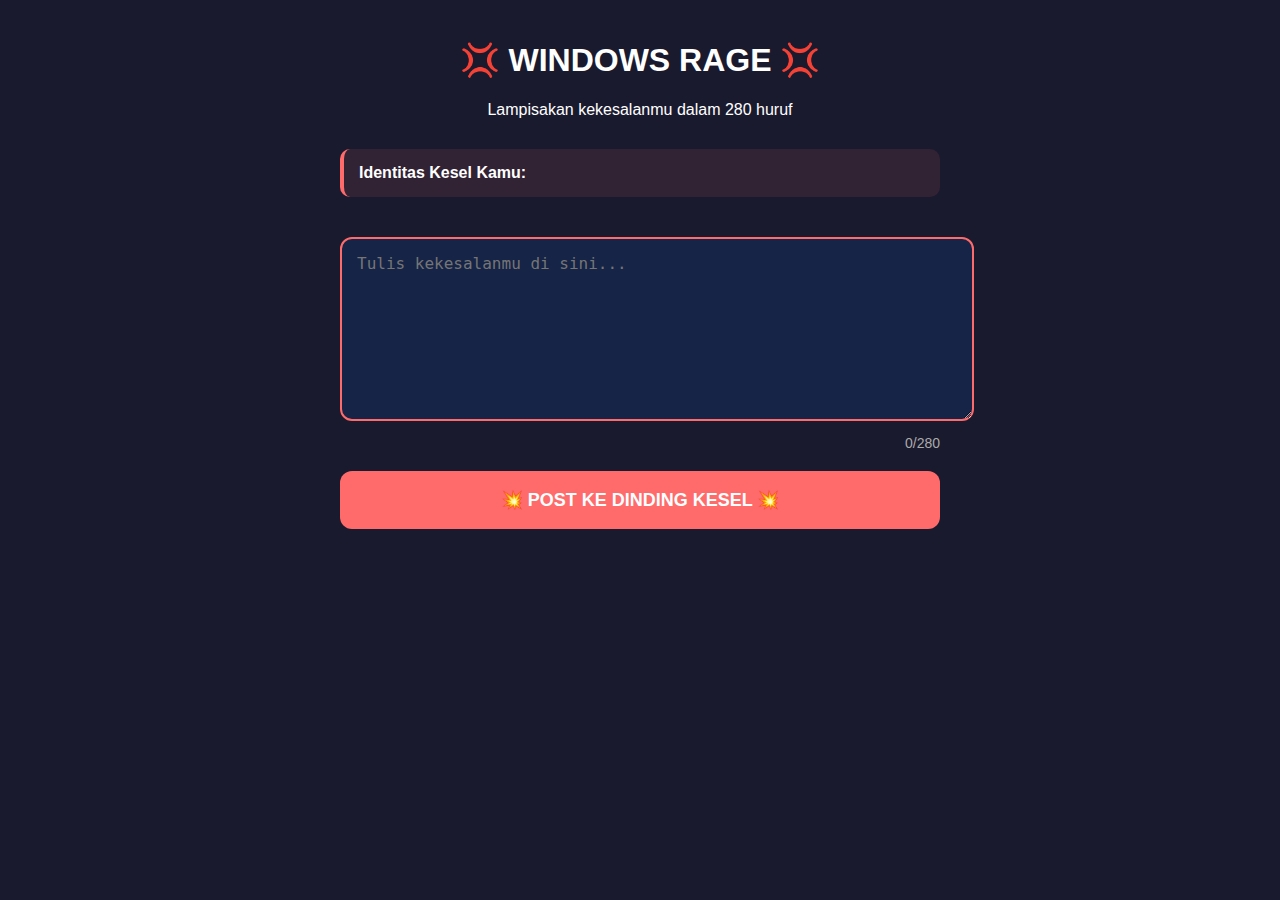
<file: rage.html>
<!DOCTYPE html>
<html>
<head>
    <title>Rage - Lampisakan Kekesalanmu</title>
    <style>
        body {
            font-family: sans-serif;
            background: #1a1a2e;
            color: white;
            margin: 0;
            padding: 20px;
            max-width: 600px;
            margin: auto;
        }
        .header {
            text-align: center;
            margin-bottom: 30px;
        }
        .selected-tags {
            background: rgba(255, 107, 107, 0.1);
            border-radius: 10px;
            padding: 15px;
            margin: 20px 0;
            border-left: 4px solid #ff6b6b;
        }
        textarea {
            width: 100%;
            height: 150px;
            background: #162447;
            border: 2px solid #ff6b6b;
            border-radius: 12px;
            color: white;
            font-size: 16px;
            padding: 15px;
            margin: 20px 0 10px;
            resize: vertical;
        }
        .char-count {
            text-align: right;
            color: #aaa;
            font-size: 14px;
            margin-bottom: 20px;
        }
        button {
            width: 100%;
            padding: 18px;
            background: #ff6b6b;
            color: white;
            border: none;
            border-radius: 12px;
            font-size: 18px;
            font-weight: bold;
            cursor: pointer;
        }
        button:hover {
            background: #ff4757;
        }
    </style>
</head>
<body>
    <div class="header">
        <h1>💢 WINDOWS RAGE 💢</h1>
        <p>Lampisakan kekesalanmu dalam 280 huruf</p>
    </div>
    
    <div class="selected-tags">
        <strong>Identitas Kesel Kamu:</strong><br>
        <span id="displayTags"></span>
    </div>
    
    <textarea 
        id="rageText" 
        placeholder="Tulis kekesalanmu di sini..."
        maxlength="280"
    ></textarea>
    
    <div id="charCount" class="char-count">0/280</div>
    
    <button id="submitBtn">💥 POST KE DINDING KESEL 💥</button>
    
    <script>
        // Ambil hashtag dari localStorage
        const selected = JSON.parse(localStorage.getItem('selectedHashtags')) || [];
        document.getElementById('displayTags').textContent = selected.join(', ') || 'Tidak ada pilihan';
        
        // Character counter
        const rageText = document.getElementById('rageText');
        const charCount = document.getElementById('charCount');
        
        rageText.addEventListener('input', () => {
            const length = rageText.value.length;
            charCount.textContent = `${length}/280`;
            charCount.style.color = length > 250 ? '#ff6b6b' : length > 200 ? '#ffd166' : '#aaa';
        });
        <div style="margin: 20px 0; padding: 15px; background: rgba(52, 152, 219, 0.1); border-radius: 10px;">
    <p><strong>📍 Post ke:</strong></p>
    <label style="display:block; margin:10px 0;">
        <input type="radio" name="postTo" value="global" checked> 
        💢 <strong>Dinding Kekesalan</strong> (semua orang bisa lihat)
    </label>
    <label style="display:block; margin:10px 0;">
        <input type="radio" name="postTo" value="sefrek"> 
        🤝 <strong>SeFrekuensi</strong> (hanya yang punya hashtag sama)
    </label>
</div>
        // Submit
        document.getElementById('submitBtn').addEventListener('click', () => {
            const text = rageText.value.trim();
            
            if (text.length < 10) {
                alert('Minimal 10 karakter untuk kesel yang berarti!');
                return;
            }
            
            alert(`✅ KESELANMU TERKIRIM!\n\n"${text}"\n\nAkan muncul di Dinding Kekesalan.`);
            rageText.value = '';
            charCount.textContent = '0/280';
        });
    </script>
</body>
</html>
</file>
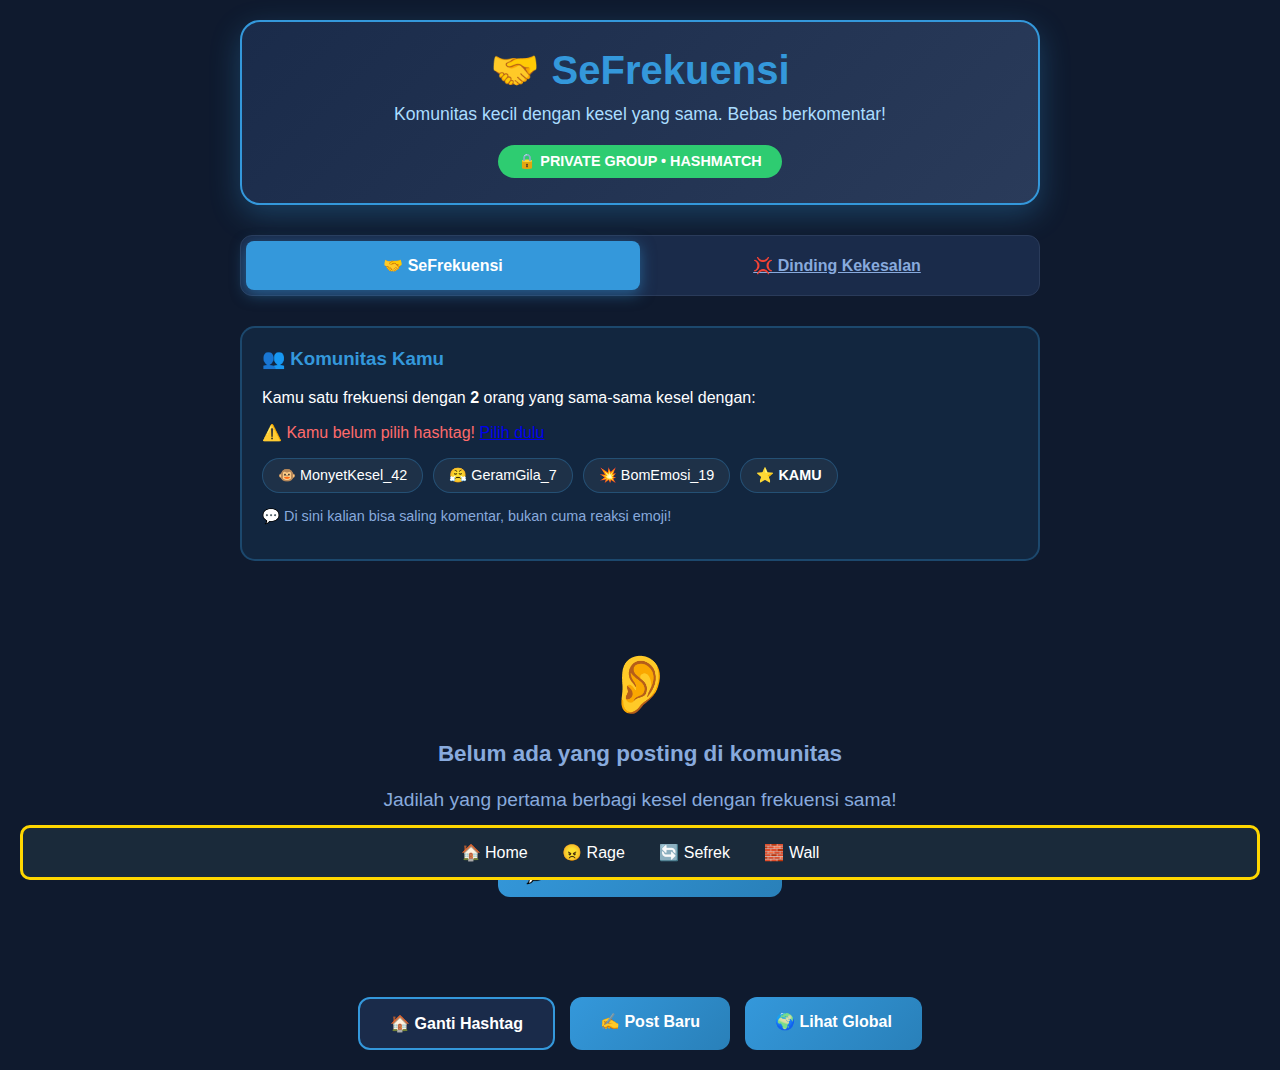
<file: sefrek.html>
<!DOCTYPE html>
<html>
<head>
    <title>SeFrekuensi - Komunitas Sesama Kesel</title>
    <style>
        * {
            box-sizing: border-box;
        }
        body {
            font-family: -apple-system, BlinkMacSystemFont, 'Segoe UI', sans-serif;
            background: #0f1a2e;
            color: white;
            margin: 0;
            padding: 20px;
            min-height: 100vh;
        }
        .container {
            max-width: 800px;
            margin: 0 auto;
        }
        .header {
            text-align: center;
            margin-bottom: 30px;
            padding: 25px;
            background: linear-gradient(135deg, #1a2b4a, #2a3b5a);
            border-radius: 20px;
            border: 2px solid #3498db;
            box-shadow: 0 10px 30px rgba(52, 152, 219, 0.3);
        }
        .header h1 {
            color: #3498db;
            font-size: 2.5em;
            margin: 0 0 10px;
            display: flex;
            align-items: center;
            justify-content: center;
            gap: 15px;
        }
        .header p {
            color: #aaddff;
            font-size: 1.1em;
            margin: 10px 0;
        }
        .match-badge {
            display: inline-block;
            background: #2ecc71;
            color: white;
            padding: 8px 20px;
            border-radius: 25px;
            font-weight: bold;
            margin-top: 10px;
            font-size: 0.9em;
        }
        .tabs {
            display: flex;
            background: #1a2b4a;
            border-radius: 12px;
            padding: 5px;
            margin-bottom: 30px;
            border: 1px solid #2a3b5a;
        }
        .tab {
            flex: 1;
            padding: 15px;
            text-align: center;
            cursor: pointer;
            border-radius: 8px;
            font-weight: bold;
            transition: all 0.3s;
        }
        .tab.active {
            background: #3498db;
            color: white;
            box-shadow: 0 4px 15px rgba(52, 152, 219, 0.5);
        }
        .tab.inactive {
            color: #88aadd;
        }
        .tab.inactive:hover {
            background: rgba(52, 152, 219, 0.2);
        }
        .community-info {
            background: rgba(52, 152, 219, 0.1);
            border-radius: 15px;
            padding: 20px;
            margin-bottom: 30px;
            border: 2px solid rgba(52, 152, 219, 0.3);
        }
        .community-info h3 {
            color: #3498db;
            margin-top: 0;
            display: flex;
            align-items: center;
            gap: 10px;
        }
        .hashtag-pill {
            display: inline-block;
            background: rgba(255, 209, 102, 0.2);
            color: #ffd166;
            padding: 8px 16px;
            border-radius: 20px;
            margin: 5px;
            font-weight: bold;
            border: 1px solid rgba(255, 209, 102, 0.3);
        }
        .members {
            display: flex;
            flex-wrap: wrap;
            gap: 10px;
            margin-top: 15px;
        }
        .member {
            background: rgba(255,255,255,0.05);
            padding: 8px 15px;
            border-radius: 20px;
            font-size: 0.9em;
            border: 1px solid rgba(52, 152, 219, 0.3);
        }
        .rant-card {
            background: #1a2b4a;
            border-radius: 16px;
            padding: 25px;
            margin-bottom: 25px;
            border-left: 6px solid #3498db;
            box-shadow: 0 8px 25px rgba(0,0,0,0.4);
        }
        .rant-header {
            display: flex;
            justify-content: space-between;
            align-items: flex-start;
            margin-bottom: 20px;
            flex-wrap: wrap;
            gap: 10px;
        }
        .rant-tags {
            display: flex;
            flex-wrap: wrap;
            gap: 8px;
        }
        .rant-content {
            font-size: 1.1em;
            line-height: 1.7;
            margin-bottom: 25px;
            color: #e0e0e0;
            padding: 20px;
            background: rgba(0,0,0,0.2);
            border-radius: 12px;
            border: 1px solid rgba(255,255,255,0.05);
        }
        .comments-section {
            margin-top: 25px;
            border-top: 1px solid rgba(255,255,255,0.1);
            padding-top: 20px;
        }
        .comment-form {
            display: flex;
            gap: 10px;
            margin-bottom: 20px;
        }
        .comment-input {
            flex: 1;
            padding: 15px;
            background: rgba(255,255,255,0.05);
            border: 2px solid #3498db;
            border-radius: 12px;
            color: white;
            font-size: 1em;
            font-family: inherit;
        }
        .comment-btn {
            padding: 15px 25px;
            background: #3498db;
            color: white;
            border: none;
            border-radius: 12px;
            font-weight: bold;
            cursor: pointer;
            transition: all 0.3s;
        }
        .comment-btn:hover {
            background: #2980b9;
            transform: translateY(-2px);
        }
        .comments-list {
            display: flex;
            flex-direction: column;
            gap: 15px;
        }
        .comment {
            background: rgba(52, 152, 219, 0.1);
            padding: 15px;
            border-radius: 12px;
            border: 1px solid rgba(52, 152, 219, 0.3);
        }
        .comment-header {
            display: flex;
            justify-content: space-between;
            margin-bottom: 10px;
            font-size: 0.9em;
        }
        .comment-user {
            color: #3498db;
            font-weight: bold;
        }
        .comment-time {
            color: #88aadd;
        }
        .comment-content {
            color: #d0e0ff;
            line-height: 1.6;
        }
        .reactions {
            display: flex;
            gap: 15px;
            margin-top: 20px;
            flex-wrap: wrap;
        }
        .reaction-btn {
            background: transparent;
            border: 2px solid #394867;
            border-radius: 50px;
            padding: 8px 20px;
            color: white;
            font-size: 14px;
            cursor: pointer;
            display: flex;
            align-items: center;
            gap: 8px;
            transition: all 0.2s;
        }
        .reaction-btn:hover {
            transform: translateY(-2px);
        }
        .count {
            background: rgba(255,255,255,0.1);
            padding: 3px 10px;
            border-radius: 12px;
            font-size: 0.9em;
            font-weight: bold;
        }
        .empty-state {
            text-align: center;
            padding: 60px 20px;
            color: #88aadd;
            font-size: 1.2em;
        }
        .empty-state .emoji {
            font-size: 3em;
            margin-bottom: 20px;
        }
        .nav-buttons {
            display: flex;
            gap: 15px;
            justify-content: center;
            margin-top: 40px;
            flex-wrap: wrap;
        }
        .nav-btn {
            padding: 15px 30px;
            background: linear-gradient(135deg, #3498db, #2980b9);
            color: white;
            border: none;
            border-radius: 12px;
            font-size: 1em;
            font-weight: bold;
            cursor: pointer;
            text-decoration: none;
            text-align: center;
            transition: all 0.3s;
        }
        .nav-btn:hover {
            transform: translateY(-3px);
            box-shadow: 0 8px 20px rgba(52, 152, 219, 0.6);
        }
        .nav-btn.secondary {
            background: #1a2b4a;
            border: 2px solid #3498db;
        }
        @media (max-width: 600px) {
            .header h1 { font-size: 2em; }
            .tabs { flex-direction: column; }
            .comment-form { flex-direction: column; }
        }
    </style>
</head>
<body>
    <div class="container">
        <!-- HEADER -->
        <div class="header">
            <h1>🤝 SeFrekuensi</h1>
            <p>Komunitas kecil dengan kesel yang sama. Bebas berkomentar!</p>
            <div class="match-badge">🔒 PRIVATE GROUP • HASHMATCH</div>
        </div>
        
        <!-- TABS -->
        <div class="tabs">
            <div class="tab active">🤝 SeFrekuensi</div>
            <a href="wall.html" class="tab inactive">💢 Dinding Kekesalan</a>
        </div>
        
        <!-- COMMUNITY INFO -->
        <div class="community-info">
            <h3>👥 Komunitas Kamu</h3>
            <p>Kamu satu frekuensi dengan <strong id="memberCount">3</strong> orang yang sama-sama kesel dengan:</p>
            <div id="communityTags">
                <!-- Hashtag akan diisi JavaScript -->
            </div>
            <div class="members">
                <div class="member">🐵 MonyetKesel_42</div>
                <div class="member">😤 GeramGila_7</div>
                <div class="member">💥 BomEmosi_19</div>
                <div class="member" id="youMarker">⭐ <strong>KAMU</strong></div>
            </div>
            <p style="margin-top:15px; font-size:0.9em; color:#88aadd;">
                💬 Di sini kalian bisa saling komentar, bukan cuma reaksi emoji!
            </p>
        </div>
        
        <!-- RANTS FROM COMMUNITY -->
        <div id="rantsContainer">
            <!-- Rant komunitas akan dimuat di sini -->
        </div>
        
        <!-- EMPTY STATE -->
        <div id="emptyState" class="empty-state" style="display:none;">
            <div class="emoji">👂</div>
            <h3>Belum ada yang posting di komunitas</h3>
            <p>Jadilah yang pertama berbagi kesel dengan frekuensi sama!</p>
            <a href="rage.html" class="nav-btn" style="display:inline-block; margin-top:20px; padding:12px 25px;">
                💬 POST KE KOMUNITAS
            </a>
        </div>
        
        <!-- NAVIGATION -->
        <div class="nav-buttons">
            <a href="index.html" class="nav-btn secondary">🏠 Ganti Hashtag</a>
            <a href="rage.html" class="nav-btn">✍️ Post Baru</a>
            <a href="wall.html" class="nav-btn">🌍 Lihat Global</a>
        </div>
    </div>
    
    <script>
        // =================== STATE ===================
        const myHashtags = JSON.parse(localStorage.getItem('selectedHashtags')) || [];
        let communityRants = JSON.parse(localStorage.getItem('sefrekRants')) || [];
        
        // =================== INIT ===================
        document.addEventListener('DOMContentLoaded', function() {
            displayMyHashtags();
            loadCommunityRants();
            updateMemberCount();
        });
        
        // =================== DISPLAY HASHTAGS ===================
        function displayMyHashtags() {
            const container = document.getElementById('communityTags');
            
            if (myHashtags.length === 0) {
                container.innerHTML = '<p style="color:#ff6b6b;">⚠️ Kamu belum pilih hashtag! <a href="index.html">Pilih dulu</a></p>';
                return;
            }
            
            container.innerHTML = myHashtags.map(tag => 
                `<span class="hashtag-pill">${tag}</span>`
            ).join('');
        }
        
        // =================== LOAD COMMUNITY RANTS ===================
        function loadCommunityRants() {
            const container = document.getElementById('rantsContainer');
            const emptyState = document.getElementById('emptyState');
            
            // Filter rant yang memiliki hashtag sama dengan user
            const filteredRants = communityRants.filter(rant => 
                arraysEqual(rant.tags.sort(), myHashtags.sort())
            );
            
            if (filteredRants.length === 0) {
                container.innerHTML = '';
                emptyState.style.display = 'block';
                return;
            }
            
            emptyState.style.display = 'none';
            container.innerHTML = '';
            
            filteredRants.forEach(rant => {
                const rantHTML = `
                    <div class="rant-card" data-id="${rant.id}">
                        <div class="rant-header">
                            <div class="rant-tags">
                                ${rant.tags.map(tag => `<span class="hashtag-pill">${tag}</span>`).join('')}
                            </div>
                            <div style="color:#88aadd; font-size:0.9em;">${rant.timestamp}</div>
                        </div>
                        
                        <div class="rant-content">
                            "${rant.content}"
                        </div>
                        
                        <div class="reactions">
                            <button class="reaction-btn" onclick="reactToRant(${rant.id}, 'support')">
                                👍 Support <span class="count" id="support-${rant.id}">${rant.reactions?.support || 0}</span>
                            </button>
                            <button class="reaction-btn" onclick="reactToRant(${rant.id}, 'hug')">
                                🤗 Virtual Hug <span class="count" id="hug-${rant.id}">${rant.reactions?.hug || 0}</span>
                            </button>
                            <button class="reaction-btn" onclick="reactToRant(${rant.id}, 'relate')">
                                🔥 Sama! <span class="count" id="relate-${rant.id}">${rant.reactions?.relate || 0}</span>
                            </button>
                        </div>
                        
                        <div class="comments-section">
                            <div class="comment-form">
                                <input type="text" 
                                       class="comment-input" 
                                       placeholder="Tulis komentar untuk ${rant.tags[0]}..."
                                       id="comment-input-${rant.id}">
                                <button class="comment-btn" onclick="addComment(${rant.id})">
                                    💬 Kirim
                                </button>
                            </div>
                            
                            <div class="comments-list" id="comments-${rant.id}">
                                ${renderComments(rant.comments || [])}
                            </div>
                        </div>
                    </div>
                `;
                container.innerHTML += rantHTML;
            });
        }
        
        // =================== REACTIONS ===================
        function reactToRant(rantId, reactionType) {
            const rant = communityRants.find(r => r.id === rantId);
            if (!rant) return;
            
            if (!rant.reactions) rant.reactions = { support: 0, hug: 0, relate: 0 };
            rant.reactions[reactionType] = (rant.reactions[reactionType] || 0) + 1;
            
            // Update UI
            document.getElementById(`${reactionType}-${rantId}`).textContent = rant.reactions[reactionType];
            
            // Save
            localStorage.setItem('sefrekRants', JSON.stringify(communityRants));
        }
        
        // =================== COMMENTS ===================
        function addComment(rantId) {
            const input = document.getElementById(`comment-input-${rantId}`);
            const commentText = input.value.trim();
            
            if (!commentText) return;
            
            const rant = communityRants.find(r => r.id === rantId);
            if (!rant) return;
            
            if (!rant.comments) rant.comments = [];
            
            const newComment = {
                id: Date.now(),
                user: "Kamu",
                content: commentText,
                time: "Baru saja"
            };
            
            rant.comments.unshift(newComment);
            
            // Update UI
            const commentsList = document.getElementById(`comments-${rantId}`);
            commentsList.innerHTML = renderComments(rant.comments) + commentsList.innerHTML;
            
            // Clear input
            input.value = '';
            
            // Save
            localStorage.setItem('sefrekRants', JSON.stringify(communityRants));
            
            // Notify
            showToast('💬 Komentar terkirim ke komunitas!');
        }
        
        function renderComments(comments) {
            if (!comments || comments.length === 0) {
                return '<p style="color:#88aadd; text-align:center; padding:20px;">Belum ada komentar</p>';
            }
            
            return comments.map(comment => `
                <div class="comment">
                    <div class="comment-header">
                        <span class="comment-user">${comment.user}</span>
                        <span class="comment-time">${comment.time}</span>
                    </div>
                    <div class="comment-content">${comment.content}</div>
                </div>
            `).join('');
        }
        
        // =================== UTILITIES ===================
        function arraysEqual(a, b) {
            if (a.length !== b.length) return false;
            for (let i = 0; i < a.length; i++) {
                if (a[i] !== b[i]) return false;
            }
            return true;
        }
        
        function updateMemberCount() {
            // Simulasi: 1-5 member dengan hashtag sama
            const count = Math.floor(Math.random() * 5) + 1;
            document.getElementById('memberCount').textContent = count;
        }
        
        function showToast(message) {
            // Create toast
            const toast = document.createElement('div');
            toast.style.cssText = `
                position: fixed;
                bottom: 30px;
                left: 50%;
                transform: translateX(-50%);
                background: #3498db;
                color: white;
                padding: 15px 25px;
                border-radius: 12px;
                box-shadow: 0 5px 20px rgba(52, 152, 219, 0.5);
                z-index: 1000;
                font-weight: bold;
            `;
            toast.textContent = message;
            document.body.appendChild(toast);
            
            // Remove after 3 seconds
            setTimeout(() => {
                toast.remove();
            }, 3000);
        }
        
        // =================== SAMPLE DATA ===================
        // Add sample data if empty
        if (communityRants.length === 0) {
            communityRants = [
                {
                    id: 1001,
                    tags: ['#FilmEndingGaje', '#DiGhostingGebetan', '#RencanaPinPlan'],
                    content: 'Gw capek banget sama ending film yang bikin penasaran tapi nggak jelas. Sama kayak doi yang ghosting gw tiba-tiba!',
                    timestamp: '3 jam yang lalu',
                    reactions: { support: 5, hug: 3, relate: 8 },
                    comments: [
                        { id: 1, user: 'MonyetKesel_42', content: 'Sama bro! Gw juga baru nonton film gitu, kesel banget!', time: '2 jam lalu' },
                        { id: 2, user: 'GeramGila_7', content: 'Ghosting itu sakit banget sih. Virtual hug buat lo!', time: '1 jam lalu' }
                    ]
                },
                {
                    id: 1002,
                    tags: ['#FilmEndingGaje', '#DiGhostingGebetan', '#RencanaPinPlan'],
                    content: 'Ada yang pernah ngerasain di-ghosting tapi terus doi muncul lagi kayak nggak ada apa-apa? Gila nggak sih?',
                    timestamp: '1 hari yang lalu',
                    reactions: { support: 12, hug: 7, relate: 15 },
                    comments: [
                        { id: 3, user: 'BomEmosi_19', content: 'PERNAH! Terus acting innocent. Gemesin!', time: '20 jam lalu' }
                    ]
                }
            ];
            localStorage.setItem('sefrekRants', JSON.stringify(communityRants));
        }
    </script>
<!-- ==== NAVIGASI BAJAK LAUT ==== -->
<div style="position: fixed; bottom: 20px; left: 20px; right: 20px; background: #1a2a3a; border: 3px solid gold; padding: 15px; border-radius: 10px; text-align: center;">
    <a href="index.html" style="color: white; margin: 0 15px; text-decoration: none;">🏠 Home</a>
    <a href="rage.html" style="color: white; margin: 0 15px; text-decoration: none;">😠 Rage</a>
    <a href="sefrek.html" style="color: white; margin: 0 15px; text-decoration: none;">🔄 Sefrek</a>
    <a href="wall.html" style="color: white; margin: 0 15px; text-decoration: none;">🧱 Wall</a>
</div></body>
</html>
</file>
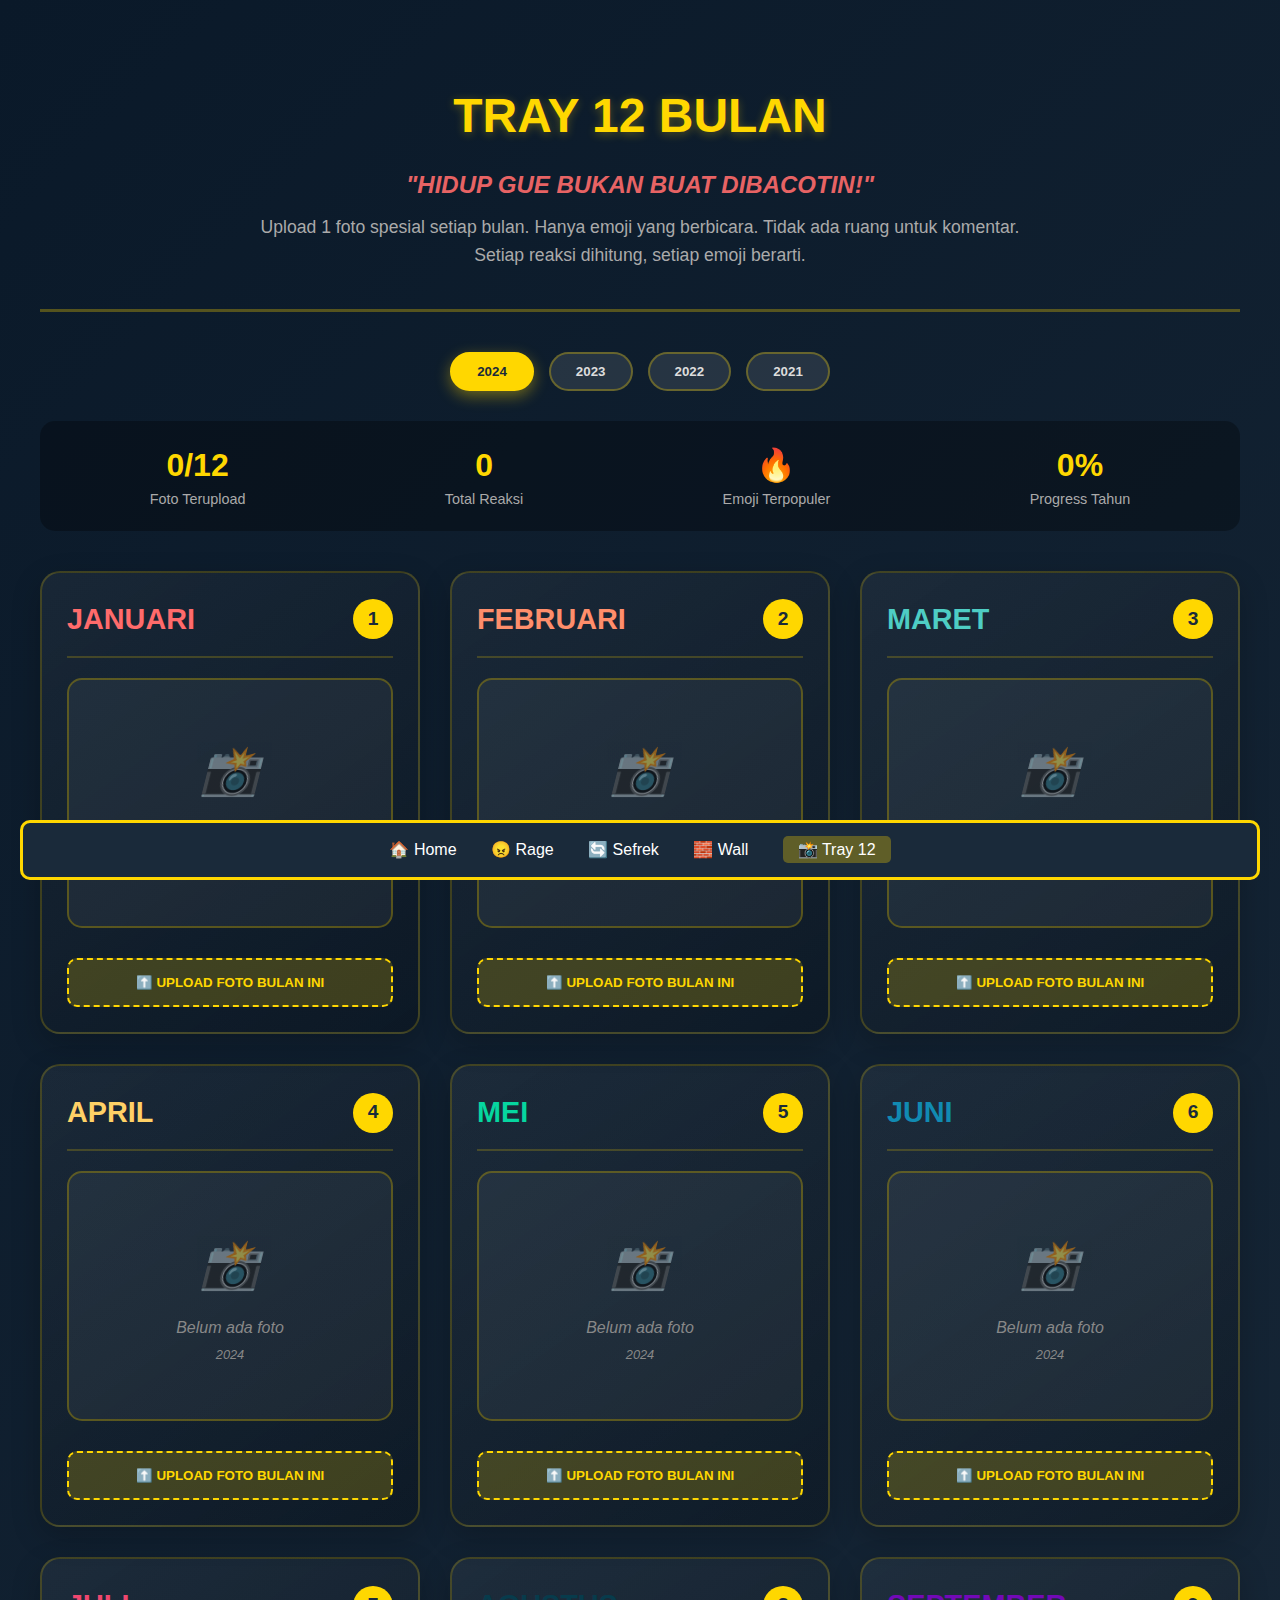
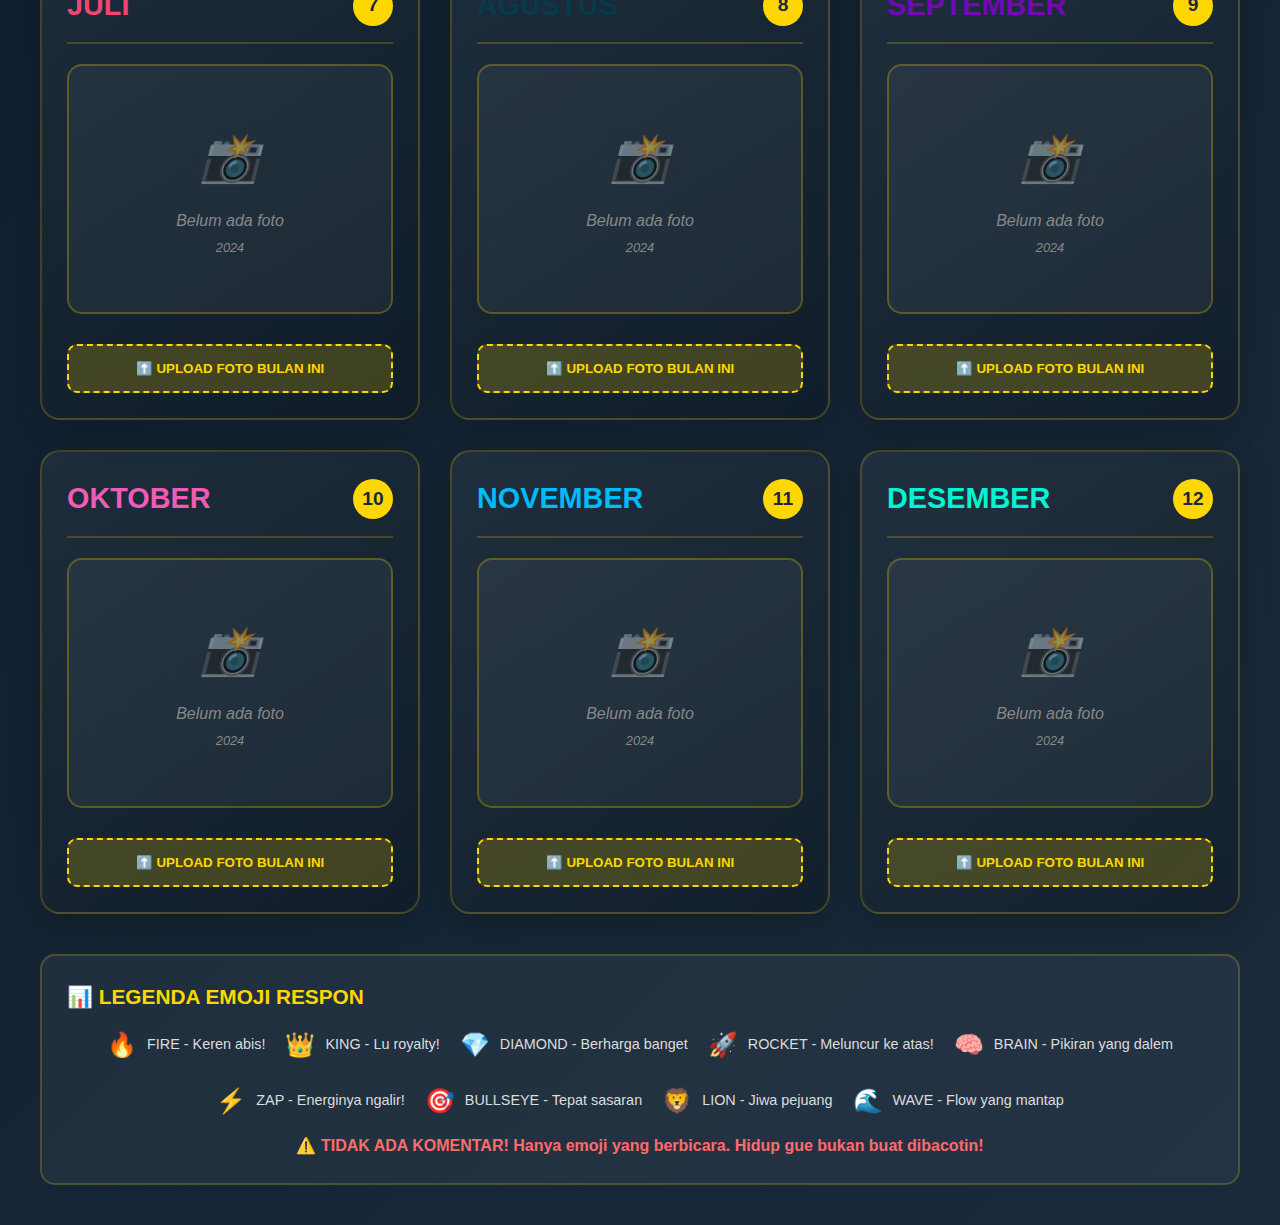
<file: tray.html>
<!DOCTYPE html>
<html lang="id">
<head>
    <meta charset="UTF-8">
    <meta name="viewport" content="width=device-width, initial-scale=1.0">
    <title>Tray 12 Bulan - Hidup Gue Bukan Buat Dibacotin!</title>
    <link rel="stylesheet" href="style.css">
    <style>
        * {
            margin: 0;
            padding: 0;
            box-sizing: border-box;
            font-family: 'Segoe UI', Tahoma, Geneva, Verdana, sans-serif;
        }
        
        body {
            background: linear-gradient(135deg, #0a1929 0%, #1a2a3a 100%);
            color: white;
            min-height: 100vh;
            padding: 20px;
        }
        
        .container {
            max-width: 1400px;
            margin: 0 auto;
            padding: 20px;
        }
        
        .header {
            text-align: center;
            padding: 40px 20px;
            margin-bottom: 40px;
            border-bottom: 3px solid rgba(255, 215, 0, 0.3);
        }
        
        .main-title {
            font-size: 3em;
            color: gold;
            margin-bottom: 15px;
            text-shadow: 0 2px 10px rgba(255, 215, 0, 0.3);
        }
        
        .tagline {
            font-size: 1.5em;
            color: #ff6b6b;
            font-style: italic;
            margin-bottom: 10px;
            font-weight: bold;
        }
        
        .subtitle {
            color: #aaa;
            font-size: 1.1em;
            max-width: 800px;
            margin: 0 auto;
            line-height: 1.6;
        }
        
        .year-selector {
            display: flex;
            justify-content: center;
            gap: 15px;
            margin: 30px 0;
            flex-wrap: wrap;
        }
        
        .year-btn {
            background: rgba(255, 255, 255, 0.1);
            border: 2px solid rgba(255, 215, 0, 0.3);
            color: #ddd;
            padding: 10px 25px;
            border-radius: 25px;
            cursor: pointer;
            transition: all 0.3s;
            font-weight: bold;
        }
        
        .year-btn:hover {
            background: rgba(255, 215, 0, 0.2);
            transform: translateY(-2px);
        }
        
        .year-btn.active {
            background: gold;
            color: #1a2a3a;
            border-color: gold;
            box-shadow: 0 5px 15px rgba(255, 215, 0, 0.4);
        }
        
        .months-grid {
            display: grid;
            grid-template-columns: repeat(auto-fill, minmax(350px, 1fr));
            gap: 30px;
            margin-top: 40px;
        }
        
        .month-card {
            background: linear-gradient(145deg, rgba(255,255,255,0.05), rgba(0,0,0,0.2));
            border-radius: 20px;
            padding: 25px;
            border: 2px solid rgba(255, 215, 0, 0.2);
            transition: all 0.3s;
            box-shadow: 0 10px 30px rgba(0,0,0,0.2);
            position: relative;
            overflow: hidden;
        }
        
        .month-card:hover {
            border-color: gold;
            transform: translateY(-5px);
            box-shadow: 0 15px 40px rgba(255, 215, 0, 0.1);
        }
        
        .month-header {
            display: flex;
            justify-content: space-between;
            align-items: center;
            margin-bottom: 20px;
            padding-bottom: 15px;
            border-bottom: 2px solid rgba(255, 215, 0, 0.2);
        }
        
        .month-name {
            font-size: 1.8em;
            color: gold;
            font-weight: bold;
        }
        
        .month-number {
            background: gold;
            color: #1a2a3a;
            width: 40px;
            height: 40px;
            border-radius: 50%;
            display: flex;
            align-items: center;
            justify-content: center;
            font-weight: bold;
            font-size: 1.2em;
        }
        
        .photo-container {
            width: 100%;
            height: 250px;
            border-radius: 15px;
            overflow: hidden;
            margin-bottom: 20px;
            border: 2px solid rgba(255, 215, 0, 0.3);
            position: relative;
        }
        
        .month-photo {
            width: 100%;
            height: 100%;
            object-fit: cover;
            transition: transform 0.5s;
        }
        
        .month-photo:hover {
            transform: scale(1.05);
        }
        
        .no-photo {
            width: 100%;
            height: 100%;
            background: rgba(255, 255, 255, 0.05);
            display: flex;
            flex-direction: column;
            align-items: center;
            justify-content: center;
            color: #888;
            font-style: italic;
        }
        
        .no-photo-icon {
            font-size: 3em;
            margin-bottom: 15px;
            opacity: 0.5;
        }
        
        .upload-btn {
            background: rgba(255, 215, 0, 0.2);
            color: gold;
            border: 2px dashed gold;
            border-radius: 10px;
            padding: 15px;
            width: 100%;
            cursor: pointer;
            margin-top: 10px;
            transition: all 0.3s;
            font-weight: bold;
        }
        
        .upload-btn:hover {
            background: rgba(255, 215, 0, 0.3);
        }
        
        .emoji-reactions {
            display: grid;
            grid-template-columns: repeat(3, 1fr);
            gap: 15px;
            margin-top: 20px;
            padding-top: 20px;
            border-top: 2px solid rgba(255, 255, 255, 0.1);
        }
        
        .emoji-reaction {
            background: rgba(255, 255, 255, 0.05);
            border: 2px solid rgba(255, 215, 0, 0.2);
            border-radius: 15px;
            padding: 15px;
            display: flex;
            flex-direction: column;
            align-items: center;
            cursor: pointer;
            transition: all 0.3s;
        }
        
        .emoji-reaction:hover {
            background: rgba(255, 215, 0, 0.1);
            border-color: gold;
            transform: scale(1.05);
        }
        
        .emoji-reaction.active {
            background: rgba(255, 215, 0, 0.2);
            border-color: gold;
            box-shadow: 0 5px 15px rgba(255, 215, 0, 0.2);
        }
        
        .emoji-icon {
            font-size: 2.5em;
            margin-bottom: 8px;
        }
        
        .emoji-name {
            font-size: 0.9em;
            color: #ddd;
            margin-bottom: 5px;
            text-align: center;
        }
        
        .emoji-count {
            background: rgba(255, 215, 0, 0.2);
            color: gold;
            padding: 3px 10px;
            border-radius: 15px;
            font-weight: bold;
            font-size: 0.9em;
        }
        
        .no-comments-note {
            text-align: center;
            color: #ff6b6b;
            font-weight: bold;
            margin-top: 15px;
            padding: 10px;
            background: rgba(255, 107, 107, 0.1);
            border-radius: 10px;
            border: 1px solid rgba(255, 107, 107, 0.3);
            font-size: 0.9em;
        }
        
        .legend {
            background: rgba(255, 255, 255, 0.05);
            border-radius: 15px;
            padding: 25px;
            margin-top: 40px;
            border: 2px solid rgba(255, 215, 0, 0.2);
        }
        
        .legend-title {
            color: gold;
            font-size: 1.3em;
            margin-bottom: 15px;
        }
        
        .legend-items {
            display: flex;
            flex-wrap: wrap;
            gap: 20px;
            justify-content: center;
        }
        
        .legend-item {
            display: flex;
            align-items: center;
            gap: 10px;
        }
        
        .legend-emoji {
            font-size: 1.5em;
        }
        
        .legend-text {
            color: #ddd;
            font-size: 0.9em;
        }
        
        .upload-modal {
            display: none;
            position: fixed;
            top: 0;
            left: 0;
            width: 100%;
            height: 100%;
            background: rgba(0, 0, 0, 0.9);
            z-index: 10000;
            align-items: center;
            justify-content: center;
        }
        
        .modal-content {
            background: linear-gradient(145deg, #1a2a3a, #0a1929);
            border-radius: 20px;
            padding: 40px;
            max-width: 500px;
            width: 90%;
            border: 3px solid gold;
            box-shadow: 0 20px 60px rgba(0, 0, 0, 0.5);
        }
        
        .modal-title {
            color: gold;
            font-size: 1.8em;
            margin-bottom: 20px;
            text-align: center;
        }
        
        .close-modal {
            position: absolute;
            top: 20px;
            right: 20px;
            background: none;
            border: none;
            color: white;
            font-size: 2em;
            cursor: pointer;
        }
        
        .stats-bar {
            background: rgba(0, 0, 0, 0.3);
            border-radius: 15px;
            padding: 20px;
            margin-bottom: 30px;
            display: flex;
            justify-content: space-around;
            flex-wrap: wrap;
            gap: 20px;
        }
        
        .stat-item {
            text-align: center;
        }
        
        .stat-value {
            font-size: 2em;
            color: gold;
            font-weight: bold;
        }
        
        .stat-label {
            color: #aaa;
            font-size: 0.9em;
        }
        
        @media (max-width: 768px) {
            .months-grid {
                grid-template-columns: 1fr;
            }
            
            .main-title {
                font-size: 2.2em;
            }
            
            .tagline {
                font-size: 1.2em;
            }
        }
    </style>
</head>
<body>
    <div class="container">
        <!-- Header -->
        <div class="header">
            <h1 class="main-title">TRAY 12 BULAN</h1>
            <div class="tagline">"HIDUP GUE BUKAN BUAT DIBACOTIN!"</div>
            <p class="subtitle">
                Upload 1 foto spesial setiap bulan. Hanya emoji yang berbicara. Tidak ada ruang untuk komentar.
                Setiap reaksi dihitung, setiap emoji berarti.
            </p>
        </div>
        
        <!-- Year Selector -->
        <div class="year-selector">
            <button class="year-btn active" onclick="selectYear(2024)">2024</button>
            <button class="year-btn" onclick="selectYear(2023)">2023</button>
            <button class="year-btn" onclick="selectYear(2022)">2022</button>
            <button class="year-btn" onclick="selectYear(2021)">2021</button>
        </div>
        
        <!-- Stats Bar -->
        <div class="stats-bar">
            <div class="stat-item">
                <div class="stat-value" id="totalPhotos">0/12</div>
                <div class="stat-label">Foto Terupload</div>
            </div>
            <div class="stat-item">
                <div class="stat-value" id="totalReactions">0</div>
                <div class="stat-label">Total Reaksi</div>
            </div>
            <div class="stat-item">
                <div class="stat-value" id="topEmoji">🔥</div>
                <div class="stat-label">Emoji Terpopuler</div>
            </div>
            <div class="stat-item">
                <div class="stat-value" id="completion">0%</div>
                <div class="stat-label">Progress Tahun</div>
            </div>
        </div>
        
        <!-- Months Grid -->
        <div class="months-grid" id="monthsGrid">
            <!-- Months will be dynamically generated -->
        </div>
        
        <!-- Legend -->
        <div class="legend">
            <h3 class="legend-title">📊 LEGENDA EMOJI RESPON</h3>
            <div class="legend-items">
                <div class="legend-item">
                    <span class="legend-emoji">🔥</span>
                    <span class="legend-text">FIRE - Keren abis!</span>
                </div>
                <div class="legend-item">
                    <span class="legend-emoji">👑</span>
                    <span class="legend-text">KING - Lu royalty!</span>
                </div>
                <div class="legend-item">
                    <span class="legend-emoji">💎</span>
                    <span class="legend-text">DIAMOND - Berharga banget</span>
                </div>
                <div class="legend-item">
                    <span class="legend-emoji">🚀</span>
                    <span class="legend-text">ROCKET - Meluncur ke atas!</span>
                </div>
                <div class="legend-item">
                    <span class="legend-emoji">🧠</span>
                    <span class="legend-text">BRAIN - Pikiran yang dalem</span>
                </div>
                <div class="legend-item">
                    <span class="legend-emoji">⚡</span>
                    <span class="legend-text">ZAP - Energinya ngalir!</span>
                </div>
                <div class="legend-item">
                    <span class="legend-emoji">🎯</span>
                    <span class="legend-text">BULLSEYE - Tepat sasaran</span>
                </div>
                <div class="legend-item">
                    <span class="legend-emoji">🦁</span>
                    <span class="legend-text">LION - Jiwa pejuang</span>
                </div>
                <div class="legend-item">
                    <span class="legend-emoji">🌊</span>
                    <span class="legend-text">WAVE - Flow yang mantap</span>
                </div>
            </div>
            <p style="color: #ff6b6b; text-align: center; margin-top: 15px; font-weight: bold;">
                ⚠️ TIDAK ADA KOMENTAR! Hanya emoji yang berbicara. Hidup gue bukan buat dibacotin!
            </p>
        </div>
    </div>
    
    <!-- Upload Modal -->
    <div class="upload-modal" id="uploadModal">
        <div class="modal-content">
            <button class="close-modal" onclick="closeModal()">×</button>
            <h2 class="modal-title" id="modalMonth">Upload Foto Bulanan</h2>
            
            <div style="text-align: center; margin-bottom: 30px;">
                <div id="uploadPreview" style="width: 100%; height: 200px; background: rgba(255,255,255,0.05); border-radius: 10px; margin-bottom: 20px; display: flex; align-items: center; justify-content: center; color: #888; font-style: italic;">
                    Preview akan muncul di sini
                </div>
                
                <input type="file" id="photoUpload" accept="image/*" style="display: none;" onchange="previewImage(this)">
                
                <button onclick="document.getElementById('photoUpload').click()" style="padding: 15px 30px; background: rgba(255,215,0,0.2); color: gold; border: 2px dashed gold; border-radius: 10px; cursor: pointer; font-weight: bold; margin-bottom: 20px; width: 100%;">
                    📷 PILIH FOTO
                </button>
                
                <p style="color: #aaa; font-size: 0.9em; margin-bottom: 25px;">
                    Pilih foto yang merepresentasikan bulan ini.<br>
                    <strong style="color: gold;">Bukan wajah atau bagian tubuh!</strong>
                </p>
                
                <button onclick="confirmUpload()" style="padding: 15px 40px; background: gold; color: #1a2a3a; border: none; border-radius: 10px; font-weight: bold; cursor: pointer; font-size: 1.1em; width: 100%;">
                    💾 SIMPAN FOTO BULAN INI
                </button>
            </div>
        </div>
    </div>
    
    <!-- ==== NAVIGASI BAJAK LAUT ==== -->
    <div style="position: fixed; bottom: 20px; left: 20px; right: 20px; background: #1a2a3a; border: 3px solid gold; padding: 15px; border-radius: 10px; text-align: center; z-index: 1000;">
        <a href="index.html" style="color: white; margin: 0 15px; text-decoration: none;">🏠 Home</a>
        <a href="rage.html" style="color: white; margin: 0 15px; text-decoration: none;">😠 Rage</a>
        <a href="profile.html" style="color: white; margin: 0 15px; text-decoration: none;">🔄 Sefrek</a>
        <a href="wall.html" style="color: white; margin: 0 15px; text-decoration: none;">🧱 Wall</a>
        <a href="tray.html" style="color: white; margin: 0 15px; text-decoration: none; background: rgba(255,215,0,0.3); padding: 5px 15px; border-radius: 5px;">📸 Tray 12</a>
    </div>

    <script>
        // Data struktur untuk tray 12 bulan
        const monthsData = {
            "2024": {},
            "2023": {},
            "2022": {},
            "2021": {}
        };
        
        // Emoji reactions dengan nama keren
        const emojiReactions = [
            { emoji: "🔥", name: "FIRE", color: "#FF6B35" },
            { emoji: "👑", name: "KING", color: "#FFD700" },
            { emoji: "💎", name: "DIAMOND", color: "#00D4FF" },
            { emoji: "🚀", name: "ROCKET", color: "#FF4081" },
            { emoji: "🧠", name: "BRAIN", color: "#9C27B0" },
            { emoji: "⚡", name: "ZAP", color: "#FFEB3B" },
            { emoji: "🎯", name: "BULLSEYE", color: "#4CAF50" },
            { emoji: "🦁", name: "LION", color: "#FF9800" },
            { emoji: "🌊", name: "WAVE", color: "#2196F3" }
        ];
        
        // Daftar bulan
        const months = [
            { id: 1, name: "JANUARI", color: "#FF6B6B" },
            { id: 2, name: "FEBRUARI", color: "#FF8E6B" },
            { id: 3, name: "MARET", color: "#4ECDC4" },
            { id: 4, name: "APRIL", color: "#FFD166" },
            { id: 5, name: "MEI", color: "#06D6A0" },
            { id: 6, name: "JUNI", color: "#118AB2" },
            { id: 7, name: "JULI", color: "#EF476F" },
            { id: 8, name: "AGUSTUS", color: "#073B4C" },
            { id: 9, name: "SEPTEMBER", color: "#7209B7" },
            { id: 10, name: "OKTOBER", color: "#F15BB5" },
            { id: 11, name: "NOVEMBER", color: "#00BBF9" },
            { id: 12, name: "DESEMBER", color: "#00F5D4" }
        ];
        
        // State
        let currentYear = 2024;
        let currentMonthForUpload = null;
        let uploadedImages = {};
        
        // Initialize
        document.addEventListener('DOMContentLoaded', function() {
            loadFromLocalStorage();
            renderMonths(currentYear);
            updateStats();
            
            // Set current month as default for upload
            const now = new Date();
            const currentMonth = now.getMonth() + 1; // 1-12
            highlightCurrentMonth(currentMonth);
        });
        
        // Load data from localStorage
        function loadFromLocalStorage() {
            const savedData = localStorage.getItem('tray12Data');
            if (savedData) {
                const parsed = JSON.parse(savedData);
                Object.assign(monthsData, parsed);
                
                // Load uploaded images
                const savedImages = localStorage.getItem('tray12Images');
                if (savedImages) {
                    uploadedImages = JSON.parse(savedImages);
                }
            }
        }
        
        // Save data to localStorage
        function saveToLocalStorage() {
            localStorage.setItem('tray12Data', JSON.stringify(monthsData));
            localStorage.setItem('tray12Images', JSON.stringify(uploadedImages));
        }
        
        // Render months grid
        function renderMonths(year) {
            const grid = document.getElementById('monthsGrid');
            grid.innerHTML = '';
            
            months.forEach(month => {
                const monthData = monthsData[year]?.[month.id] || {
                    photo: null,
                    reactions: {}
                };
                
                // Initialize reactions if not exists
                emojiReactions.forEach(emoji => {
                    if (!monthData.reactions[emoji.name]) {
                        monthData.reactions[emoji.name] = 0;
                    }
                });
                
                const hasPhoto = uploadedImages[`${year}-${month.id}`] || monthData.photo;
                const photoUrl = hasPhoto || null;
                
                const card = document.createElement('div');
                card.className = 'month-card';
                card.innerHTML = `
                    <div class="month-header">
                        <div class="month-name" style="color: ${month.color}">${month.name}</div>
                        <div class="month-number">${month.id}</div>
                    </div>
                    
                    <div class="photo-container">
                        ${photoUrl ? 
                            `<img src="${photoUrl}" class="month-photo" alt="Foto ${month.name} ${year}">` :
                            `<div class="no-photo">
                                <div class="no-photo-icon">📸</div>
                                <div>Belum ada foto</div>
                                <div style="font-size: 0.8em; margin-top: 5px;">${year}</div>
                            </div>`
                        }
                    </div>
                    
                    ${hasPhoto ? `
                        <button class="upload-btn" onclick="changePhoto(${month.id})">
                            🔄 Ganti Foto
                        </button>
                    ` : `
                        <button class="upload-btn" onclick="uploadPhoto(${month.id})">
                            ⬆️ UPLOAD FOTO BULAN INI
                        </button>
                    `}
                    
                    ${hasPhoto ? `
                        <div class="emoji-reactions">
                            ${emojiReactions.map(emoji => `
                                <div class="emoji-reaction ${monthData.userReaction === emoji.name ? 'active' : ''}" 
                                     onclick="addReaction(${month.id}, '${emoji.name}')"
                                     style="border-color: ${emoji.color}">
                                    <div class="emoji-icon">${emoji.emoji}</div>
                                    <div class="emoji-name">${emoji.name}</div>
                                    <div class="emoji-count">${monthData.reactions[emoji.name] || 0}</div>
                                </div>
                            `).join('')}
                        </div>
                        
                        <div class="no-comments-note">
                            🚫 NO COMMENTS ZONE 🚫
                        </div>
                    ` : ''}
                `;
                
                grid.appendChild(card);
            });
        }
        
        // Select year
        function selectYear(year) {
            currentYear = year;
            
            // Update active button
            document.querySelectorAll('.year-btn').forEach(btn => {
                btn.classList.remove('active');
            });
            event.target.classList.add('active');
            
            // Render months for selected year
            renderMonths(year);
            updateStats();
        }
        
        // Highlight current month
        function highlightCurrentMonth(monthId) {
            // Implementation for visual highlighting if needed
        }
        
        // Upload photo
        function uploadPhoto(monthId) {
            currentMonthForUpload = monthId;
            document.getElementById('modalMonth').textContent = `Upload Foto - ${months.find(m => m.id === monthId).name} ${currentYear}`;
            document.getElementById('uploadModal').style.display = 'flex';
        }
        
        // Change photo
        function changePhoto(monthId) {
            if (confirm(`Yakin mau ganti foto ${months.find(m => m.id === monthId).name}?`)) {
                uploadPhoto(monthId);
            }
        }
        
        // Preview image
        function previewImage(input) {
            const preview = document.getElementById('uploadPreview');
            
            if (input.files && input.files[0]) {
                const reader = new FileReader();
                
                reader.onload = function(e) {
                    preview.innerHTML = `<img src="${e.target.result}" style="width: 100%; height: 100%; object-fit: cover; border-radius: 10px;">`;
                };
                
                reader.readAsDataURL(input.files[0]);
            }
        }
        
        // Close modal
        function closeModal() {
            document.getElementById('uploadModal').style.display = 'none';
            document.getElementById('uploadPreview').innerHTML = 'Preview akan muncul di sini';
            document.getElementById('photoUpload').value = '';
        }
        
        // Confirm upload
        function confirmUpload() {
            const input = document.getElementById('photoUpload');
            const monthId = currentMonthForUpload;
            
            if (!input.files || !input.files[0]) {
                alert('Pilih foto dulu ya!');
                return;
            }
            
            const reader = new FileReader();
            
            reader.onload = function(e) {
                // Save to uploadedImages
                const key = `${currentYear}-${monthId}`;
                uploadedImages[key] = e.target.result;
                
                // Initialize month data if not exists
                if (!monthsData[currentYear]) {
                    monthsData[currentYear] = {};
                }
                if (!monthsData[currentYear][monthId]) {
                    monthsData[currentYear][monthId] = {
                        reactions: {}
                    };
                }
                
                monthsData[currentYear][monthId].photo = true;
                
                // Save to localStorage
                saveToLocalStorage();
                
                // Close modal and refresh
                closeModal();
                renderMonths(currentYear);
                updateStats();
                
                // Show notification
                showNotification(`✅ Foto ${months.find(m => m.id === monthId).name} berhasil diupload!`);
            };
            
            reader.readAsDataURL(input.files[0]);
        }
        
        // Add emoji reaction
        function addReaction(monthId, emojiName) {
            if (!monthsData[currentYear] || !monthsData[currentYear][monthId]) {
                monthsData[currentYear][monthId] = {
                    reactions: {}
                };
            }
            
            const monthData = monthsData[currentYear][monthId];
            
            // Toggle reaction
            if (monthData.userReaction === emojiName) {
                // Remove reaction
                monthData.reactions[emojiName] = Math.max(0, (monthData.reactions[emojiName] || 0) - 1);
                monthData.userReaction = null;
            } else {
                // Remove previous reaction if exists
                if (monthData.userReaction) {
                    monthData.reactions[monthData.userReaction] = Math.max(0, (monthData.reactions[monthData.userReaction] || 0) - 1);
                }
                
                // Add new reaction
                monthData.reactions[emojiName] = (monthData.reactions[emojiName] || 0) + 1;
                monthData.userReaction = emojiName;
            }
            
            // Save and update
            saveToLocalStorage();
            renderMonths(currentYear);
            updateStats();
            
            // Show notification with emoji
            const emoji = emojiReactions.find(e => e.name === emojiName)?.emoji || "👍";
            showNotification(`${emoji} Reaksi terkirim!`);
        }
        
        // Update statistics
        function updateStats() {
            const yearData = monthsData[currentYear] || {};
            
            // Count uploaded photos
            let uploadedCount = 0;
            for (let i = 1; i <= 12; i++) {
                const key = `${currentYear}-${i}`;
                if (uploadedImages[key] || (yearData[i] && yearData[i].photo)) {
                    uploadedCount++;
                }
            }
            
            // Count total reactions
            let totalReactions = 0;
            let topEmoji = { name: "🔥", count: 0 };
            
            Object.values(yearData).forEach(month => {
                if (month.reactions) {
                    Object.entries(month.reactions).forEach(([emojiName, count]) => {
                        totalReactions += count;
                        if (count > topEmoji.count) {
                            topEmoji = { name: emojiName, count };
                        }
                    });
                }
            });
            
            // Calculate completion percentage (based on current month)
            const now = new Date();
            const currentMonth = now.getMonth() + 1;
            const completion = Math.min(100, Math.round((uploadedCount / currentMonth) * 100));
            
            // Update DOM
            document.getElementById('totalPhotos').textContent = `${uploadedCount}/12`;
            document.getElementById('totalReactions').textContent = totalReactions;
            
            const emoji = emojiReactions.find(e => e.name === topEmoji.name);
            document.getElementById('topEmoji').textContent = emoji ? emoji.emoji : "🔥";
            
            document.getElementById('completion').textContent = `${completion}%`;
        }
        
        // Show notification
        function showNotification(message) {
            // Create notification element
            const notification = document.createElement('div');
            notification.style.cssText = `
                position: fixed;
                top: 20px;
                right: 20px;
                background: gold;
                color: #1a2a3a;
                padding: 15px 25px;
                border-radius: 10px;
                z-index: 10000;
                animation: slideIn 0.3s;
                font-weight: bold;
                box-shadow: 0 5px 15px rgba(0,0,0,0.3);
            `;
            notification.textContent = message;
            document.body.appendChild(notification);
            
            // Add animation styles if not already present
            if (!document.querySelector('#notification-styles')) {
                const style = document.createElement('style');
                style.id = 'notification-styles';
                style.textContent = `
                    @keyframes slideIn {
                        from { transform: translateX(100%); opacity: 0; }
                        to { transform: translateX(0); opacity: 1; }
                    }
                    @keyframes slideOut {
                        from { transform: translateX(0); opacity: 1; }
                        to { transform: translateX(100%); opacity: 0; }
                    }
                `;
                document.head.appendChild(style);
            }
            
            // Remove after 3 seconds
            setTimeout(() => {
                notification.style.animation = 'slideOut 0.3s';
                setTimeout(() => notification.remove(), 300);
            }, 3000);
        }
        
        // Sample data for demo
        function loadSampleData() {
            // Add some sample data for 2024
            if (!monthsData["2024"]) {
                monthsData["2024"] = {};
            }
            
            // Add sample photos for some months
            const samplePhotos = [
                { month: 1, url: "https://images.unsplash.com/photo-1705523612816-b34558b328e8?ixlib=rb-1.2.1&auto=format&fit=crop&w=800&q=80" },
                { month: 2, url: "https://images.unsplash.com/photo-1707923635145-00d7ff3b8a44?ixlib=rb-1.2.1&auto=format&fit=crop&w=800&q=80" },
                { month: 3, url: "https://images.unsplash.com/photo-1710839512031-16d1a3357c73?ixlib=rb-1.2.1&auto=format&fit=crop&w=800&q=80" },
                { month: 4, url: "https://images.unsplash.com/photo-1712124336630-2a4d5baa8ff0?ixlib=rb-1.2.1&auto=format&fit=crop&w=800&q=80" }
            ];
            
            samplePhotos.forEach(photo => {
                uploadedImages[`2024-${photo.month}`] = photo.url;
                if (!monthsData["2024"][photo.month]) {
                    monthsData["2024"][photo.month] = {
                        photo: true,
                        reactions: {}
                    };
                }
                
                // Add some sample reactions
                emojiReactions.forEach((emoji, index) => {
                    if (index < 4) { // Add 4 random reactions
                        monthsData["2024"][photo.month].reactions[emoji.name] = Math.floor(Math.random() * 20) + 5;
                    }
                });
            });
            
            saveToLocalStorage();
            renderMonths(currentYear);
            updateStats();
        }
        
        // Uncomment to load sample data on first visit
        // loadSampleData();
    </script>
</body>
</html>
</file>
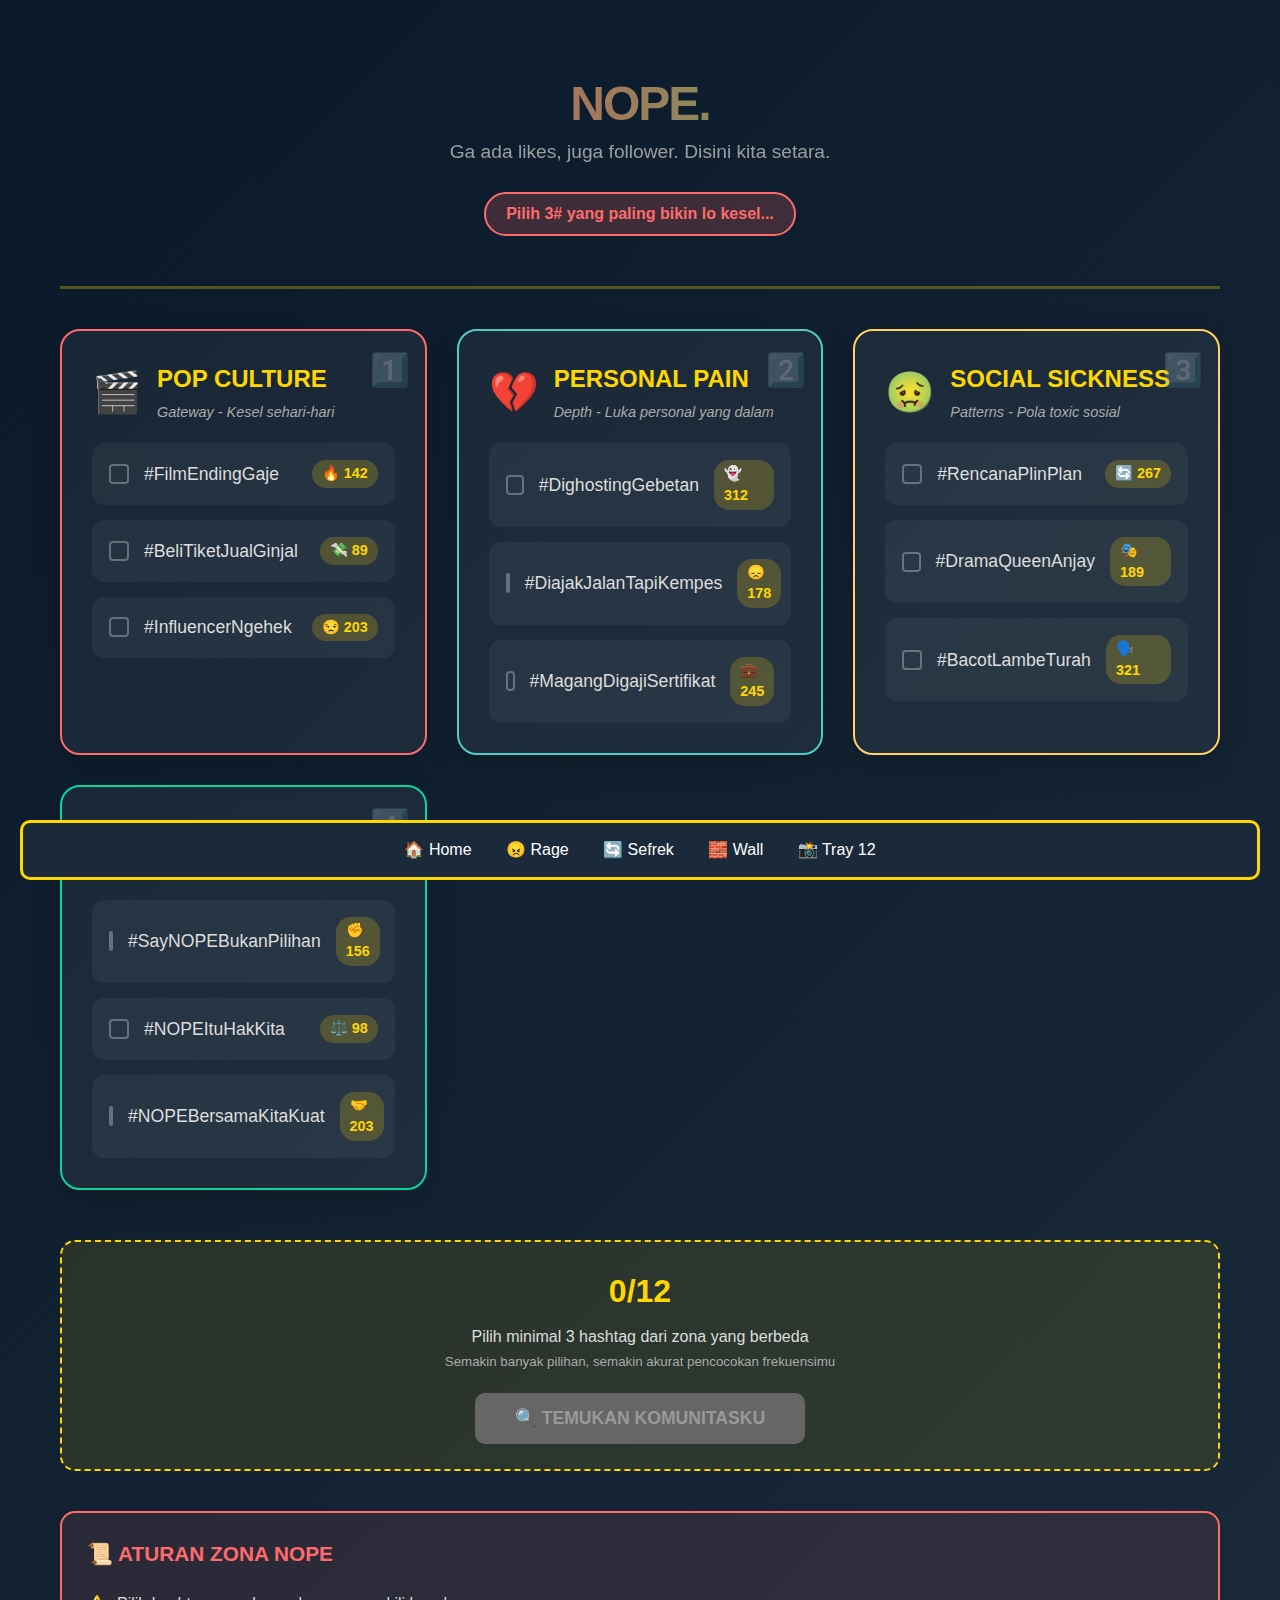
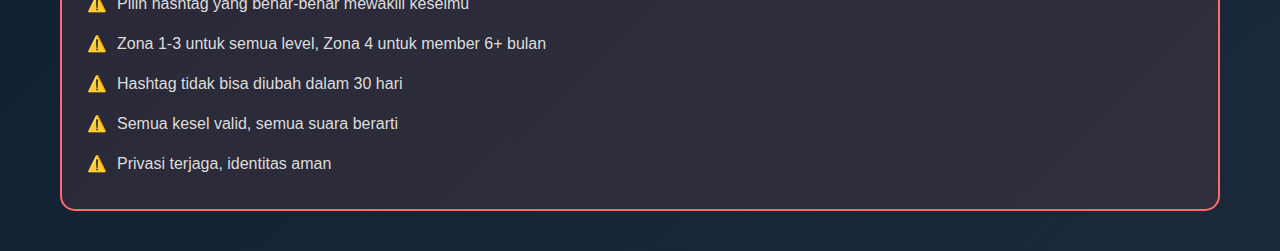
<file: wall.html>
<!DOCTYPE html>
<html lang="id">
<head>
    <meta charset="UTF-8">
    <meta name="viewport" content="width=device-width, initial-scale=1.0">
    <title>Blitz - Dinding Kekesalan</title>
    <link rel="stylesheet" href="https://cdnjs.cloudflare.com/ajax/libs/font-awesome/6.4.0/css/all.min.css">
    <style>
        * {
            margin: 0;
            padding: 0;
            box-sizing: border-box;
        }

        body {
            font-family: 'Segoe UI', Tahoma, Geneva, Verdana, sans-serif;
            background: linear-gradient(135deg, #0f0c29 0%, #302b63 50%, #24243e 100%);
            color: white;
            min-height: 100vh;
        }

        /* HEADER */
        .header {
            background: rgba(30, 30, 60, 0.9);
            padding: 20px 40px;
            display: flex;
            justify-content: space-between;
            align-items: center;
            border-bottom: 1px solid rgba(255, 255, 255, 0.1);
            position: sticky;
            top: 0;
            z-index: 100;
        }

        .logo {
            display: flex;
            align-items: center;
            gap: 15px;
        }

        .logo-icon {
            font-size: 2.5rem;
            background: linear-gradient(90deg, #ff6b6b, #ffd166, #06d6a0);
            -webkit-background-clip: text;
            background-clip: text;
            color: transparent;
        }

        .logo-text {
            font-size: 1.8rem;
            font-weight: 700;
            color: white;
        }

        .user-info {
            display: flex;
            align-items: center;
            gap: 15px;
        }

        .user-avatar {
            width: 45px;
            height: 45px;
            background: linear-gradient(135deg, #ff6b6b, #ffd166);
            border-radius: 50%;
            display: flex;
            align-items: center;
            justify-content: center;
            font-weight: 700;
        }

        .user-name {
            font-weight: 600;
            color: #ffd166;
        }

        .logout-btn {
            background: rgba(255, 107, 107, 0.2);
            color: #ff6b6b;
            border: 1px solid rgba(255, 107, 107, 0.5);
            padding: 8px 20px;
            border-radius: 20px;
            cursor: pointer;
            font-weight: 600;
            transition: all 0.3s;
        }

        .logout-btn:hover {
            background: rgba(255, 107, 107, 0.3);
        }

        /* MAIN CONTENT */
        .main-content {
            max-width: 1400px;
            margin: 0 auto;
            padding: 40px 20px;
        }

        .section-title {
            font-size: 2rem;
            margin-bottom: 30px;
            padding-bottom: 15px;
            border-bottom: 2px solid;
            display: flex;
            align-items: center;
            gap: 15px;
        }

        .section-title i {
            font-size: 1.8rem;
        }

        /* DINDING GRID */
        .dinding-grid {
            display: grid;
            grid-template-columns: repeat(3, 1fr);
            gap: 30px;
            margin-bottom: 60px;
        }

        @media (max-width: 1200px) {
            .dinding-grid {
                grid-template-columns: repeat(2, 1fr);
            }
        }

        @media (max-width: 768px) {
            .dinding-grid {
                grid-template-columns: 1fr;
            }
        }

        /* DINDING CARD */
        .dinding-card {
            background: rgba(30, 30, 60, 0.7);
            border-radius: 20px;
            padding: 30px;
            box-shadow: 0 10px 30px rgba(0, 0, 0, 0.3);
            border: 1px solid rgba(255, 255, 255, 0.1);
            transition: all 0.3s;
            height: 100%;
        }

        .dinding-card:hover {
            transform: translateY(-5px);
            box-shadow: 0 15px 40px rgba(0, 0, 0, 0.4);
        }

        /* Warna berbeda untuk setiap dinding */
        .dinding-sefrekuensi {
            border-top: 5px solid #06d6a0;
        }

        .dinding-sefrekuensi .section-title {
            color: #06d6a0;
            border-color: #06d6a0;
        }

        .dinding-biru {
            border-top: 5px solid #4d8af0;
        }

        .dinding-biru .section-title {
            color: #4d8af0;
            border-color: #4d8af0;
        }

        .dinding-merah {
            border-top: 5px solid #ff6b6b;
        }

        .dinding-merah .section-title {
            color: #ff6b6b;
            border-color: #ff6b6b;
        }

        /* HASHTAG LIST */
        .hashtag-list {
            margin-bottom: 30px;
        }

        .hashtag-item {
            background: rgba(255, 255, 255, 0.07);
            border-radius: 12px;
            padding: 20px;
            margin-bottom: 15px;
            transition: all 0.3s;
            cursor: pointer;
            border-left: 4px solid transparent;
        }

        .hashtag-item:hover {
            background: rgba(255, 255, 255, 0.12);
            transform: translateX(5px);
        }

        .dinding-sefrekuensi .hashtag-item:hover {
            border-left-color: #06d6a0;
        }

        .dinding-biru .hashtag-item:hover {
            border-left-color: #4d8af0;
        }

        .dinding-merah .hashtag-item:hover {
            border-left-color: #ff6b6b;
        }

        .hashtag-name {
            font-size: 1.4rem;
            font-weight: 700;
            margin-bottom: 8px;
            color: #fff;
        }

        .hashtag-meta {
            display: flex;
            justify-content: space-between;
            align-items: center;
            font-size: 0.9rem;
        }

        .hashtag-category {
            color: #aaa;
            font-weight: 600;
        }

        .hashtag-count {
            background: rgba(255, 255, 255, 0.1);
            padding: 4px 12px;
            border-radius: 15px;
            font-weight: 600;
            color: #fff;
        }

        /* WINDOW KEKESALAN */
        .window-kekesalan {
            background: linear-gradient(135deg, rgba(255, 107, 107, 0.1), rgba(255, 209, 102, 0.1));
            border-radius: 20px;
            padding: 40px;
            margin-top: 60px;
            text-align: center;
            border: 2px solid rgba(255, 107, 107, 0.3);
            box-shadow: 0 10px 30px rgba(255, 107, 107, 0.2);
        }

        .window-title {
            font-size: 2rem;
            color: #ff6b6b;
            margin-bottom: 15px;
            font-weight: 800;
        }

        .window-subtitle {
            font-size: 1.2rem;
            color: #ffd166;
            margin-bottom: 25px;
            line-height: 1.6;
        }

        .textarea-kekesalan {
            width: 100%;
            height: 150px;
            background: rgba(0, 0, 0, 0.4);
            border: 2px solid rgba(255, 107, 107, 0.5);
            border-radius: 15px;
            color: white;
            font-size: 1.1rem;
            padding: 20px;
            margin-bottom: 20px;
            resize: vertical;
            font-family: inherit;
            transition: all 0.3s;
        }

        .textarea-kekesalan:focus {
            outline: none;
            border-color: #ff6b6b;
            box-shadow: 0 0 20px rgba(255, 107, 107, 0.4);
        }

        .char-counter {
            text-align: right;
            color: #aaa;
            font-size: 0.9rem;
            margin-bottom: 25px;
        }

        .char-counter.warning {
            color: #ffd166;
        }

        .char-counter.danger {
            color: #ff6b6b;
        }

        .btn-lampiaskan {
            background: linear-gradient(90deg, #ff6b6b, #ff8e53);
            color: white;
            border: none;
            padding: 18px 50px;
            font-size: 1.3rem;
            font-weight: 700;
            border-radius: 50px;
            cursor: pointer;
            transition: all 0.3s;
            box-shadow: 0 5px 20px rgba(255, 107, 107, 0.4);
            letter-spacing: 1px;
        }

        .btn-lampiaskan:hover:not(:disabled) {
            transform: translateY(-5px);
            box-shadow: 0 10px 30px rgba(255, 107, 107, 0.6);
        }

        .btn-lampiaskan:disabled {
            opacity: 0.5;
            cursor: not-allowed;
        }

        /* FOOTER */
        .footer {
            text-align: center;
            padding: 30px;
            color: #888;
            font-size: 0.9rem;
            border-top: 1px solid rgba(255, 255, 255, 0.1);
            margin-top: 60px;
        }
    </style>
</head>
<body>
    <!-- HEADER -->
    <div class="header">
        <div class="logo">
            <div class="logo-icon">
                <i class="fas fa-bolt"></i>
            </div>
            <div class="logo-text">BLITZ</div>
        </div>
        
        <div class="user-info">
            <div class="user-avatar" id="userAvatar">U</div>
            <div class="user-name" id="userName">Loading...</div>
            <button class="logout-btn" id="logoutBtn">
                <i class="fas fa-sign-out-alt"></i> Logout
            </button>
        </div>
    </div>

    <!-- MAIN CONTENT -->
    <div class="main-content">
        <h1 style="text-align: center; font-size: 2.5rem; margin-bottom: 50px; color: #ffd166;">
            <i class="fas fa-wall"></i> DINDING KEKESALAN
        </h1>

        <!-- 3 DINDING -->
        <div class="dinding-grid">
            <!-- DINDING SEFREKUENSI (3#) -->
            <div class="dinding-card dinding-sefrekuensi">
                <h2 class="section-title">
                    <i class="fas fa-users"></i> SEFREKUENSI
                </h2>
                <p style="color: #aaa; margin-bottom: 25px; line-height: 1.6;">
                    3 hashtag yang sama dengan pilihanmu. Komunitas dengan frekuensi kekesalan yang serupa.
                </p>
                
                <div class="hashtag-list" id="sefrekuensiList">
                    <!-- Diisi oleh JavaScript -->
                </div>
                
                <div style="text-align: center; margin-top: 30px;">
                    <div style="background: rgba(6, 214, 160, 0.1); padding: 15px; border-radius: 10px;">
                        <div style="color: #06d6a0; font-weight: 600; margin-bottom: 10px;">
                            <i class="fas fa-user-friends"></i> 245 orang sefrekuensi
                        </div>
                        <div style="color: #aaa; font-size: 0.9rem;">
                            Mereka memiliki kekesalan yang sama denganmu
                        </div>
                    </div>
                </div>
            </div>

            <!-- DINDING SEGELOMBANG BIRU (2#) -->
            <div class="dinding-card dinding-biru">
                <h2 class="section-title">
                    <i class="fas fa-water"></i> SEGELOMBANG BIRU
                </h2>
                <p style="color: #aaa; margin-bottom: 25px; line-height: 1.6;">
                    2 hashtag yang sama dengan pilihanmu. Gelombang kekesalan sedang yang bisa kamu ikuti.
                </p>
                
                <div class="hashtag-list" id="biruList">
                    <!-- Diisi oleh JavaScript -->
                </div>
                
                <div style="text-align: center; margin-top: 30px;">
                    <div style="background: rgba(77, 138, 240, 0.1); padding: 15px; border-radius: 10px;">
                        <div style="color: #4d8af0; font-weight: 600; margin-bottom: 10px;">
                            <i class="fas fa-wave-square"></i> 189 orang segelombang
                        </div>
                        <div style="color: #aaa; font-size: 0.9rem;">
                            Gelombang kekesalan sedang menguat
                        </div>
                    </div>
                </div>
            </div>

            <!-- DINDING SEGELOMBANG MERAH (2#) -->
            <div class="dinding-card dinding-merah">
                <h2 class="section-title">
                    <i class="fas fa-fire"></i> SEGELOMBANG MERAH
                </h2>
                <p style="color: #aaa; margin-bottom: 25px; line-height: 1.6;">
                    2 hashtag yang sama dengan pilihanmu. Gelombang kekesalan tinggi yang sedang viral.
                </p>
                
                <div class="hashtag-list" id="merahList">
                    <!-- Diisi oleh JavaScript -->
                </div>
                
                <div style="text-align: center; margin-top: 30px;">
                    <div style="background: rgba(255, 107, 107, 0.1); padding: 15px; border-radius: 10px;">
                        <div style="color: #ff6b6b; font-weight: 600; margin-bottom: 10px;">
                            <i class="fas fa-fire"></i> 321 orang dalam gelombang merah
                        </div>
                        <div style="color: #aaa; font-size: 0.9rem;">
                            Kekesalan sedang memuncak di sini
                        </div>
                    </div>
                </div>
            </div>
        </div>

        <!-- WINDOW KEKESALAN -->
        <div class="window-kekesalan">
            <h2 class="window-title">💥 WINDOW KEKESALAN 💥</h2>
            
            <p class="window-subtitle">
                "Pilih hashtag dari dinding di atas, lalu tuliskan kekesalanmu secara detail (maksimal 280 karakter)."
            </p>
            
            <div style="margin-bottom: 30px;">
                <div style="color: #aaa; margin-bottom: 10px; text-align: left; max-width: 800px; margin: 0 auto 20px;">
                    <i class="fas fa-info-circle"></i> 
                    Pilih hashtag terlebih dahulu dari salah satu dinding di atas
                </div>
                
                <div id="selectedHashtagInfo" style="
                    background: rgba(0,0,0,0.3); 
                    padding: 15px; 
                    border-radius: 10px; 
                    margin-bottom: 20px;
                    display: none;
                ">
                    <div style="color: #ffd166; font-weight: 600;">
                        <i class="fas fa-hashtag"></i> 
                        <span id="selectedHashtagName">Belum ada hashtag dipilih</span>
                    </div>
                </div>
                
                <textarea 
                    class="textarea-kekesalan" 
                    placeholder="Ketik kekesalanmu di sini... (Pilih hashtag terlebih dahulu)"
                    maxlength="280"
                    id="kekesalanTextarea"
                    disabled
                ></textarea>
                
                <div class="char-counter" id="charCounter">
                    <span id="charCount">0</span> / 280 karakter
                </div>
                
                <button class="btn-lampiaskan" id="btnLampiaskan" disabled>
                    <i class="fas fa-fire"></i> POSTING KE DINDING
                </button>
            </div>
            
            <div style="margin-top: 40px; padding-top: 20px; border-top: 1px solid rgba(255,255,255,0.1);">
                <div style="color: #aaa; font-size: 0.9rem;">
                    <i class="fas fa-shield-alt"></i> 100% Anonim • <i class="fas fa-heart"></i> Dinding aman untuk berbagi
                </div>
            </div>
        </div>
    </div>

    <!-- FOOTER -->
    <div class="footer">
        <p>Blitz Platform • Dinding Kekesalan Terpersonalisasi</p>
        <p style="margin-top: 10px; color: #666; font-size: 0.8rem;">
            Sefrekuensi 3# • Segelombang Biru 2# • Segelombang Merah 2#
        </p>
    </div>

    <script>
        // Data hashtag
        const allHashtags = [
            { id: 1, name: '#MagangDigajiSertifikat', category: 'Personal Pain', posts: 245, color: '#06d6a0' },
            { id: 2, name: '#DiajakJalanTapiKempes', category: 'Personal Pain', posts: 178, color: '#06d6a0' },
            { id: 3, name: '#DiphostingGebetan', category: 'Personal Pain', posts: 312, color: '#06d6a0' },
            { id: 4, name: '#DramaQueenAnjay', category: 'Social Sickness', posts: 189, color: '#4d8af0' },
            { id: 5, name: '#BacotLambeTurah', category: 'Social Sickness', posts: 321, color: '#ff6b6b' },
            { id: 6, name: '#RencanaPlinPlan', category: 'Social Sickness', posts: 267, color: '#4d8af0' },
            { id: 7, name: '#BellTiketJualSinjal', category: 'Pop Culture', posts: 89, color: '#ff6b6b' },
            { id: 8, name: '#InfluencerNgchek', category: 'Pop Culture', posts: 203, color: '#06d6a0' },
            { id: 9, name: '#FilmEndingGaje', category: 'Pop Culture', posts: 142, color: '#4d8af0' }
        ];

        // Variabel
        let selectedHashtag = null;
        let userSelectedHashtags = [];

        // Elemen DOM
        const sefrekuensiList = document.getElementById('sefrekuensiList');
        const biruList = document.getElementById('biruList');
        const merahList = document.getElementById('merahList');
        const userName = document.getElementById('userName');
        const userAvatar = document.getElementById('userAvatar');
        const selectedHashtagInfo = document.getElementById('selectedHashtagInfo');
        const selectedHashtagName = document.getElementById('selectedHashtagName');
        const kekesalanTextarea = document.getElementById('kekesalanTextarea');
        const charCounter = document.getElementById('charCounter');
        const charCount = document.getElementById('charCount');
        const btnLampiaskan = document.getElementById('btnLampiaskan');
        const logoutBtn = document.getElementById('logoutBtn');

        // Cek login & onboarding
        window.addEventListener('load', function() {
            const isLoggedIn = localStorage.getItem('blitz_logged_in');
            const onboardingComplete = localStorage.getItem('blitz_onboarding_complete');
            const username = localStorage.getItem('blitz_username');
            const selectedHashtags = localStorage.getItem('blitz_selected_hashtags');
            
            // Redirect jika belum login atau onboarding
            if (!isLoggedIn || !onboardingComplete) {
                window.location.href = 'index.html';
                return;
            }
            
            // Tampilkan user info
            if (username) {
                userName.textContent = username;
                userAvatar.textContent = username.charAt(0).toUpperCase();
            }
            
            // Parse selected hashtags
            if (selectedHashtags) {
                userSelectedHashtags = JSON.parse(selectedHashtags);
                distributeHashtagsToDinding();
            }
        });

        // Distribusi hashtag ke 3 dinding
        function distributeHashtagsToDinding() {
            // Dinding Sefrekuensi: 3# yang sama (ambil 3 pertama dari pilihan user)
            const sefrekuensiHashtags = userSelectedHashtags.slice(0, 3);
            
            // Dinding Biru: 2# yang sama (ambil 2 berikutnya)
            const biruHashtags = userSelectedHashtags.slice(3, 5);
            
            // Dinding Merah: 2# yang sama (ambil 2 terakhir atau random jika kurang)
            let merahHashtags = userSelectedHashtags.slice(5, 7);
            
            // Jika kurang dari 7 hashtag, tambahkan dari allHashtags
            if (merahHashtags.length < 2) {
                const remainingHashtags = allHashtags
                    .filter(h => !userSelectedHashtags.includes(h.name))
                    .slice(0, 2 - merahHashtags.length)
                    .map(h => h.name);
                
                merahHashtags = [...merahHashtags, ...remainingHashtags];
            }
            
            // Render setiap dinding
            renderDinding(sefrekuensiList, sefrekuensiHashtags, 'sefrekuensi');
            renderDinding(biruList, biruHashtags, 'biru');
            renderDinding(merahList, merahHashtags, 'merah');
        }

        // Render dinding
        function renderDinding(container, hashtagNames, type) {
            container.innerHTML = '';
            
            hashtagNames.forEach(hashtagName => {
                const hashtagData = allHashtags.find(h => h.name === hashtagName) || 
                                   { name: hashtagName, category: 'General', posts: Math.floor(Math.random() * 200) + 50 };
                
                const hashtagItem = document.createElement('div');
                hashtagItem.className = 'hashtag-item';
                hashtagItem.dataset.name = hashtagData.name;
                hashtagItem.dataset.type = type;
                
                hashtagItem.innerHTML = `
                    <div class="hashtag-name">${hashtagData.name}</div>
                    <div class="hashtag-meta">
                        <div class="hashtag-category">${hashtagData.category}</div>
                        <div class="hashtag-count">${hashtagData.posts} posts</div>
                    </div>
                `;
                
                // Event listener untuk memilih hashtag
                hashtagItem.addEventListener('click', function() {
                    selectHashtag(hashtagData.name, type);
                });
                
                container.appendChild(hashtagItem);
            });
        }

        // Pilih hashtag
        function selectHashtag(name, type) {
            selectedHashtag = { name, type };
            
            // Update UI
            selectedHashtagName.textContent = name;
            selectedHashtagInfo.style.display = 'block';
            
            // Enable textarea
            kekesalanTextarea.disabled = false;
            kekesalanTextarea.placeholder = `Tulis kekesalanmu tentang ${name}...`;
            kekesalanTextarea.focus();
            
            // Update semua hashtag items untuk menunjukkan yang terpilih
            document.querySelectorAll('.hashtag-item').forEach(item => {
                item.style.borderLeft = '4px solid transparent';
                if (item.dataset.name === name) {
                    const color = type === 'sefrekuensi' ? '#06d6a0' : 
                                 type === 'biru' ? '#4d8af0' : '#ff6b6b';
                    item.style.borderLeft = `4px solid ${color}`;
                }
            });
            
            // Notifikasi
            showNotification(`✓ ${name} dipilih`, 
                type === 'sefrekuensi' ? '#06d6a0' : 
                type === 'biru' ? '#4d8af0' : '#ff6b6b');
        }

        // Update character counter
        kekesalanTextarea.addEventListener('input', function() {
            const count = this.value.length;
            charCount.textContent = count;
            
            charCounter.className = 'char-counter';
            if (count > 200) charCounter.classList.add('warning');
            if (count >= 270) charCounter.classList.add('danger');
            
            // Update button state
            btnLampiaskan.disabled = count < 10 || !selectedHashtag;
        });

        // Posting kekesalan
        btnLampiaskan.addEventListener('click', function() {
            const kekesalan = kekesalanTextarea.value.trim();
            
            if (!selectedHashtag) {
                alert('Pilih hashtag terlebih dahulu!');
                return;
            }
            
            if (kekesalan.length < 10) {
                alert('Minimal 10 karakter!');
                return;
            }
            
            // Simulasi posting
            btnLampiaskan.innerHTML = '<i class="fas fa-spinner fa-spin"></i> MENGIRIM...';
            btnLampiaskan.disabled = true;
            
            setTimeout(() => {
                alert(`🎉 Kekesalanmu telah diposting ke dinding ${selectedHashtag.type.toUpperCase()}!\n\nHashtag: ${selectedHashtag.name}\n\n"${kekesalan.substring(0, 80)}..."`);
                
                // Reset form
                kekesalanTextarea.value = '';
                charCount.textContent = '0';
                charCounter.className = 'char-counter';
                selectedHashtagInfo.style.display = 'none';
                selectedHashtag = null;
                
                // Reset button
                btnLampiaskan.innerHTML = '<i class="fas fa-fire"></i> POSTING KE DINDING';
                btnLampiaskan.disabled = true;
                
                // Reset hashtag border
                document.querySelectorAll('.hashtag-item').forEach(item => {
                    item.style.borderLeft = '4px solid transparent';
                });
                
            }, 1500);
        });

        // Logout
        logoutBtn.addEventListener('click', function() {
            if (confirm('Yakin ingin logout?')) {
                localStorage.clear();
                window.location.href = 'index.html';
            }
        });

        // Helper function
        function showNotification(message, color) {
            const notification = document.createElement('div');
            notification.style.cssText = `
                position: fixed;
                bottom: 20px;
                right: 20px;
                background: ${color};
                color: white;
                padding: 15px 25px;
                border-radius: 10px;
                box-shadow: 0 5px 15px rgba(0,0,0,0.3);
                z-index: 1000;
                animation: slideInRight 0.3s ease;
                font-weight: 600;
                max-width: 300px;
            `;
            
            notification.textContent = message;
            document.body.appendChild(notification);
            
            setTimeout(() => {
                notification.style.animation = 'slideOutRight 0.3s ease';
                setTimeout(() => notification.remove(), 300);
            }, 2000);
        }

        // Tambahkan style untuk animasi
        const style = document.createElement('style');
        style.textContent = `
            @keyframes slideInRight {
                from { transform: translateX(100%); opacity: 0; }
                to { transform: translateX(0); opacity: 1; }
            }
            @keyframes slideOutRight {
                from { transform: translateX(0); opacity: 1; }
                to { transform: translateX(100%); opacity: 0; }
            }
        `;
        document.head.appendChild(style);
    </script>
</body>
</html>
</file>
<file: style.css>
/* Reset & Base */
* {
    margin: 0;
    padding: 0;
    box-sizing: border-box;
}

body {
    font-family: 'Inter', sans-serif;
    background: linear-gradient(135deg, #0a0a14 0%, #151522 100%);
    color: #ffffff;
    min-height: 100vh;
    line-height: 1.5;
    padding: 20px;
}

.container {
    max-width: 480px;
    margin: 0 auto;
    padding: 20px;
}

/* Header */
.header {
    text-align: center;
    margin-bottom: 40px;
    padding-top: 20px;
}

.logo {
    font-size: 4.5rem;
    font-weight: 900;
    background: linear-gradient(90deg, #ff375f, #34c759);
    -webkit-background-clip: text;
    -webkit-text-fill-color: transparent;
    margin-bottom: 8px;
    letter-spacing: -2px;
    line-height: 1;
}

.tagline {
    font-size: 1.3rem;
    color: #a0a0c0;
    font-weight: 500;
    opacity: 0.9;
}

/* Form Card */
.form-card {
    background: rgba(255, 255, 255, 0.03);
    border: 1px solid rgba(255, 255, 255, 0.08);
    border-radius: 20px;
    padding: 30px;
    margin-bottom: 30px;
    backdrop-filter: blur(10px);
}

.title-section {
    text-align: center;
    margin-bottom: 30px;
}

.form-title {
    font-size: 1.8rem;
    font-weight: 700;
    margin-bottom: 8px;
    color: #ffffff;
}

.form-subtitle {
    color: #b0b0d0;
    font-size: 1rem;
    display: flex;
    align-items: center;
    justify-content: center;
    gap: 8px;
}

.form-subtitle i {
    color: #34c759;
}

/* Input Section */
.input-section {
    margin-bottom: 30px;
}

.input-wrapper {
    background: rgba(255, 255, 255, 0.04);
    border: 1px solid rgba(255, 255, 255, 0.1);
    border-radius: 14px;
    padding: 20px;
}

.input-label {
    display: flex;
    align-items: center;
    gap: 10px;
    font-weight: 600;
    margin-bottom: 12px;
    color: #ffffff;
    font-size: 0.95rem;
}

.input-label i {
    color: #34c759;
    font-size: 1.2rem;
}

.input-wrapper input {
    width: 100%;
    padding: 16px 18px;
    background: rgba(255, 255, 255, 0.05);
    border: 2px solid rgba(255, 255, 255, 0.12);
    border-radius: 10px;
    color: white;
    font-size: 1.1rem;
    font-family: 'Inter', sans-serif;
    transition: all 0.3s ease;
}

.input-wrapper input:focus {
    outline: none;
    border-color: #34c759;
    background: rgba(255, 255, 255, 0.08);
}

.input-note {
    display: flex;
    align-items: center;
    gap: 8px;
    font-size: 0.85rem;
    color: #8080a0;
    margin-top: 12px;
    padding-left: 4px;
}

.input-note i {
    color: #34c759;
    font-size: 0.9rem;
}

/* Submit Button */
.submit-btn {
    width: 100%;
    padding: 18px;
    background: linear-gradient(90deg, #34c759, #2db34d);
    border: none;
    border-radius: 12px;
    color: white;
    font-size: 1.1rem;
    font-weight: 700;
    cursor: pointer;
    transition: all 0.3s ease;
    font-family: 'Inter', sans-serif;
    display: flex;
    align-items: center;
    justify-content: center;
    gap: 12px;
    margin-bottom: 25px;
}

.submit-btn:hover {
    transform: translateY(-2px);
    box-shadow: 0 10px 25px rgba(52, 199, 89, 0.3);
}

.submit-btn:active {
    transform: translateY(0);
}

.submit-btn:disabled {
    opacity: 0.6;
    cursor: not-allowed;
    transform: none !important;
}

/* Login Link */
.login-link-section {
    text-align: center;
    padding-top: 20px;
    border-top: 1px solid rgba(255, 255, 255, 0.05);
}

.login-link-section p {
    color: #b0b0d0;
    margin-bottom: 10px;
    font-size: 0.95rem;
}

#loginLink {
    display: inline-flex;
    align-items: center;
    gap: 8px;
    color: #007aff;
    text-decoration: none;
    font-weight: 600;
    font-size: 1rem;
    padding: 10px 20px;
    border: 1px solid rgba(0, 122, 255, 0.3);
    border-radius: 10px;
    transition: all 0.2s ease;
}

#loginLink:hover {
    background: rgba(0, 122, 255, 0.1);
    transform: translateY(-2px);
}

/* Info Section */
.info-section {
    background: rgba(255, 255, 255, 0.02);
    border: 1px solid rgba(255, 255, 255, 0.05);
    border-radius: 16px;
    padding: 25px;
}

.info-section h3 {
    display: flex;
    align-items: center;
    gap: 10px;
    font-size: 1.2rem;
    margin-bottom: 20px;
    color: #ffffff;
}

.info-section h3 i {
    color: #34c759;
}

.steps {
    list-style: none;
    padding-left: 5px;
    margin-bottom: 25px;
}

.steps li {
    color: #d0d0f0;
    margin-bottom: 12px;
    padding-left: 25px;
    position: relative;
    font-size: 0.95rem;
}

.steps li:before {
    content: "✓";
    color: #34c759;
    font-weight: bold;
    position: absolute;
    left: 0;
}

.privacy-guarantee {
    display: flex;
    align-items: flex-start;
    gap: 15px;
    background: rgba(52, 199, 89, 0.05);
    border: 1px solid rgba(52, 199, 89, 0.1);
    border-radius: 12px;
    padding: 18px;
}

.privacy-guarantee i {
    font-size: 1.5rem;
    color: #34c759;
    margin-top: 2px;
}

.privacy-guarantee strong {
    color: #ffffff;
    display: block;
    margin-bottom: 5px;
    font-size: 0.95rem;
}

.privacy-guarantee p {
    color: #b0b0d0;
    font-size: 0.9rem;
    line-height: 1.4;
}

/* Footer */
.footer {
    text-align: center;
    padding: 40px 0 20px;
    color: #8080a0;
    font-size: 0.9rem;
}

.footer-note {
    display: flex;
    align-items: center;
    justify-content: center;
    gap: 10px;
    margin-top: 10px;
    font-size: 0.85rem;
    color: #606080;
}

.footer-note i {
    color: #34c759;
}

/* Success Page Styles */
.identity-display {
    margin: 30px 0;
}

.identity-card {
    background: rgba(255, 255, 255, 0.04);
    border: 1px solid rgba(255, 255, 255, 0.1);
    border-radius: 14px;
    padding: 25px;
    text-align: center;
}

.identity-label {
    font-size: 0.95rem;
    color: #b0b0d0;
    margin-bottom: 10px;
    display: flex;
    align-items: center;
    justify-content: center;
    gap: 8px;
}

.identity-label i {
    color: #34c759;
}

.anonymous-id {
    font-size: 1.8rem;
    font-weight: 700;
    color: #34c759;
    font-family: monospace;
    margin: 15px 0;
    padding: 10px;
    background: rgba(52, 199, 89, 0.1);
    border-radius: 8px;
    letter-spacing: 1px;
}

.identity-note {
    font-size: 0.85rem;
    color: #8080a0;
    display: flex;
    align-items: center;
    justify-content: center;
    gap: 8px;
    margin-top: 15px;
}

.identity-note i {
    color: #34c759;
}

.success-btn {
    background: linear-gradient(90deg, #ff375f, #ff6b9d) !important;
}

.success-btn:hover {
    box-shadow: 0 10px 25px rgba(255, 55, 95, 0.3) !important;
}

/* Responsive */
@media (max-width: 550px) {
    .container {
        padding: 15px;
    }
    
    .logo {
        font-size: 3.5rem;
    }
    
    .form-card {
        padding: 25px 20px;
    }
    
    .input-wrapper input {
        font-size: 1rem;
        padding: 14px 16px;
    }
    
    .submit-btn {
        padding: 16px;
        font-size: 1rem;
    }
    
    .anonymous-id {
        font-size: 1.4rem;
    }
}
</file>
